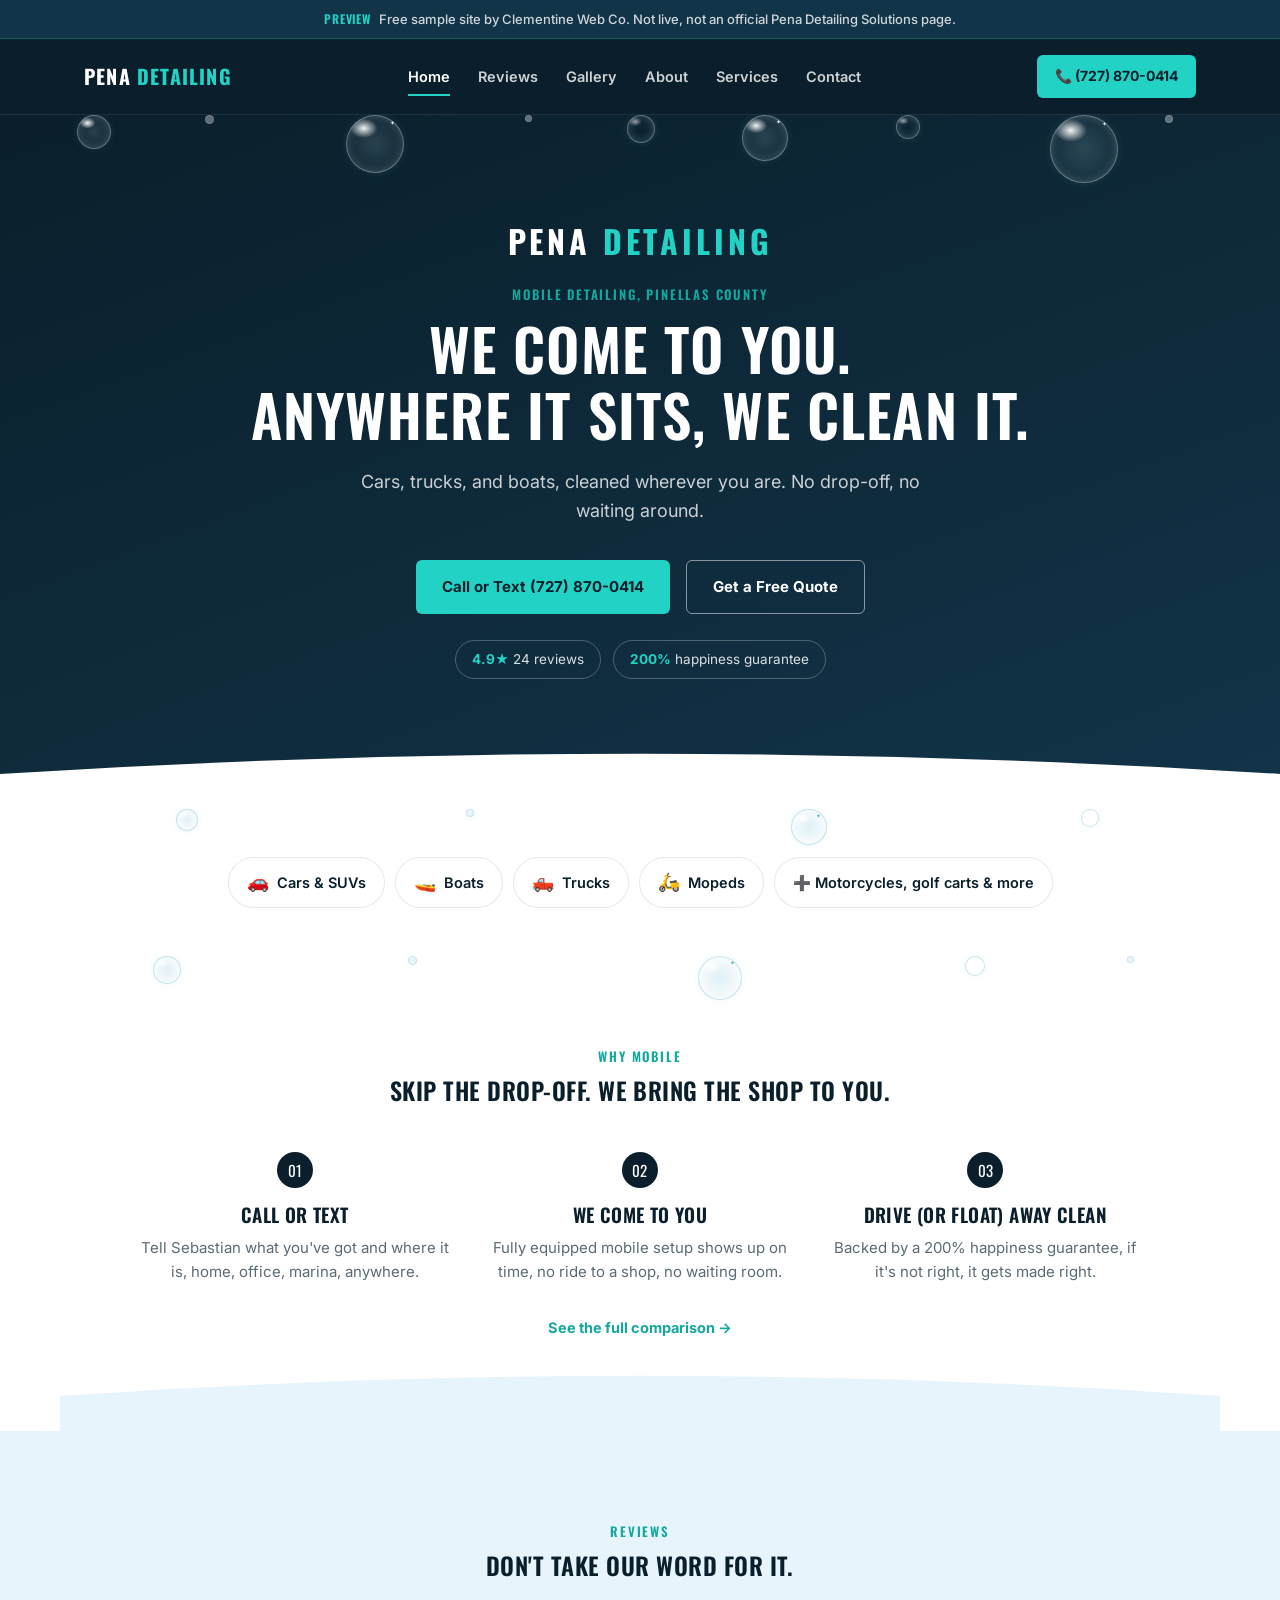
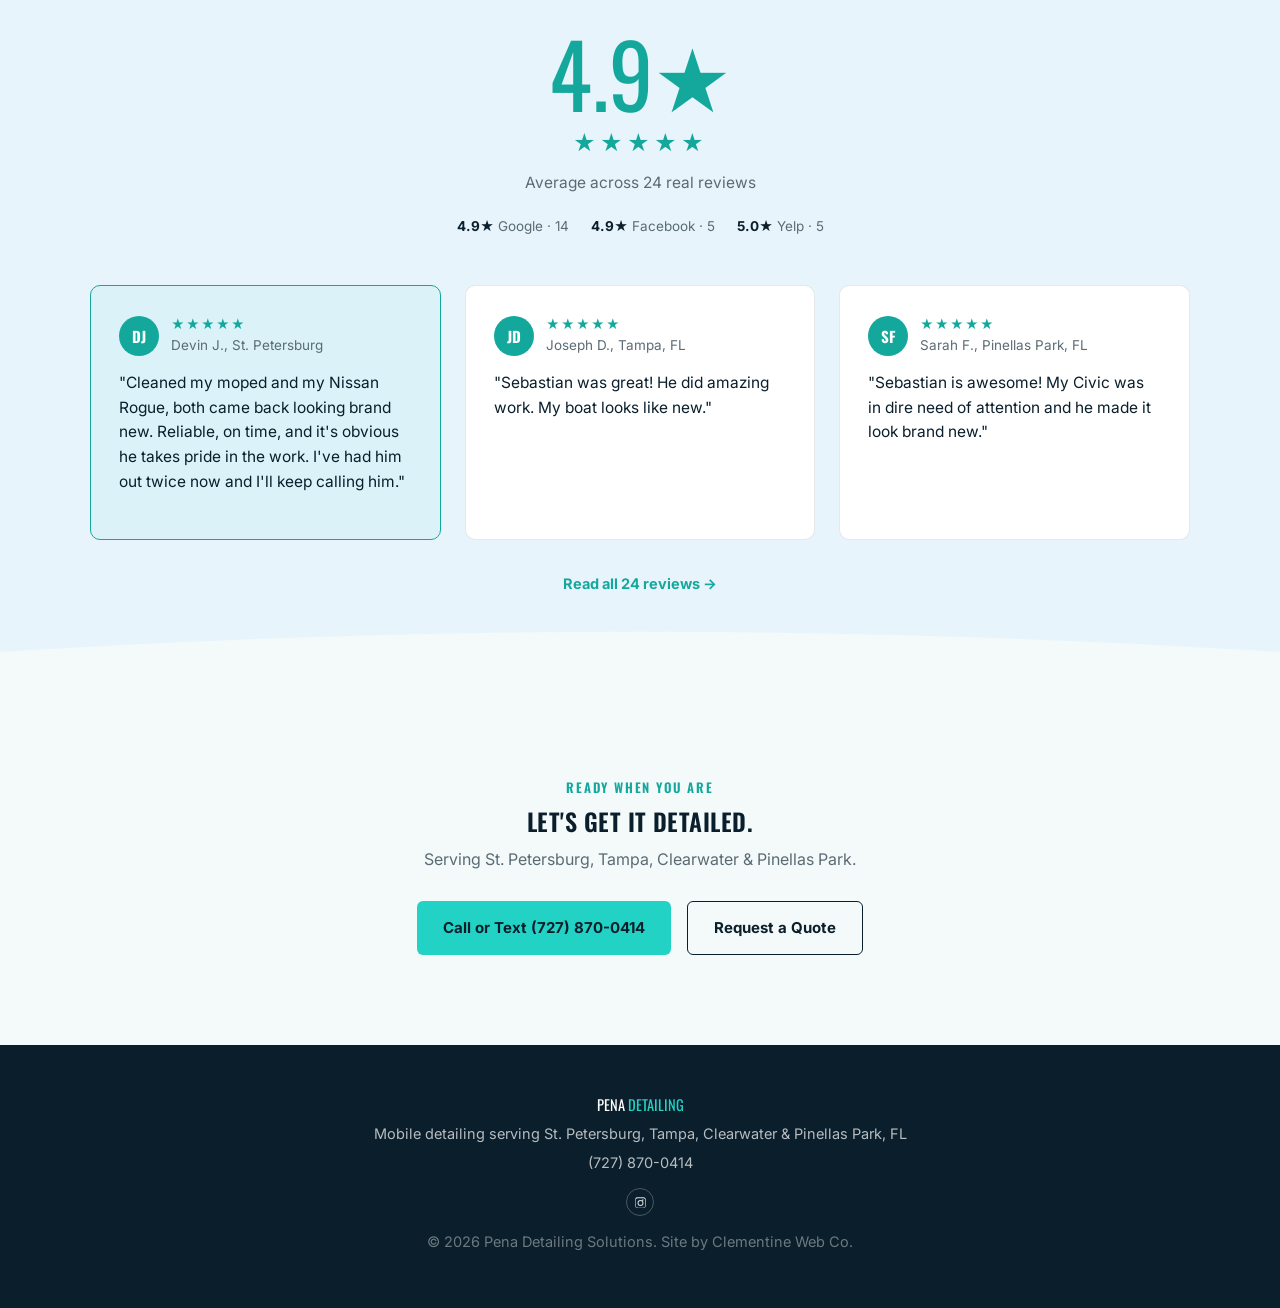
<file: index.html>
<!DOCTYPE html>
<html lang="en">
<head>
  <meta charset="UTF-8">
  <meta name="viewport" content="width=device-width, initial-scale=1.0">
  <title>Pena Detailing Solutions | Mobile Auto &amp; Boat Detailing, St. Petersburg, FL</title>
  <meta name="description" content="Mobile detailing that comes to you. Cars, trucks, and boats are the specialty, plus mopeds, motorcycles, golf carts, and more, at your home, office, or marina across St. Petersburg, Tampa, Clearwater, and Pinellas Park.">

  <link rel="icon" href="favicon.ico" sizes="any">
  <link rel="icon" href="images/favicon-32.png" type="image/png" sizes="32x32">
  <link rel="icon" href="images/favicon-16.png" type="image/png" sizes="16x16">
  <link rel="apple-touch-icon" href="images/apple-touch-icon.png">

  <meta property="og:type" content="website">
  <meta property="og:url" content="https://dljackson97.github.io/pena-detailing/">
  <meta property="og:title" content="Pena Detailing Solutions | Mobile Auto &amp; Boat Detailing, St. Petersburg, FL">
  <meta property="og:description" content="Mobile detailing that comes to you. Cars, trucks, and boats are the specialty, plus mopeds, motorcycles, golf carts, and more, at your home, office, or marina across St. Petersburg, Tampa, Clearwater, and Pinellas Park.">
  <meta property="og:image" content="https://dljackson97.github.io/pena-detailing/images/og-share.jpg">
  <meta property="og:image:width" content="1200">
  <meta property="og:image:height" content="630">
  <meta name="twitter:card" content="summary_large_image">
  <meta name="twitter:title" content="Pena Detailing Solutions | Mobile Auto &amp; Boat Detailing, St. Petersburg, FL">
  <meta name="twitter:description" content="Mobile detailing that comes to you. Cars, trucks, and boats are the specialty, plus mopeds, motorcycles, golf carts, and more, at your home, office, or marina across St. Petersburg, Tampa, Clearwater, and Pinellas Park.">
  <meta name="twitter:image" content="https://dljackson97.github.io/pena-detailing/images/og-share.jpg">
  <link rel="preconnect" href="https://fonts.googleapis.com">
  <link rel="preconnect" href="https://fonts.gstatic.com" crossorigin>
  <link href="https://fonts.googleapis.com/css2?family=Oswald:wght@500;600;700&family=Inter:wght@400;500;600;700&display=swap" rel="stylesheet">
  <link rel="stylesheet" href="styles.css">
</head>
<body>

  <div class="preview-banner"><strong>Preview</strong>Free sample site by Clementine Web Co. Not live, not an official Pena Detailing Solutions page.</div>
  <header class="nav">
    <div class="nav__inner">
      <a href="index.html" class="nav__logo">PENA <span>DETAILING</span></a>
      <nav class="nav__links" id="navLinks">
        <a href="index.html">Home</a>
        <a href="reviews.html">Reviews</a>
        <a href="gallery.html">Gallery</a>
        <a href="about.html">About</a>
        <a href="services.html">Services</a>
        <a href="contact.html">Contact</a>
      </nav>
      <a href="tel:7278700414" class="btn btn--nav nav__cta">📞 (727) 870-0414</a>
      <button class="nav__toggle" id="navToggle" aria-label="Toggle menu" aria-expanded="false">☰</button>
    </div>
  </header>

  <main>

    <!-- HERO -->
    <section class="hero">
      <div class="bubbles" aria-hidden="true">
        <span class="bubble" style="left:6%; width:34px; height:34px; animation-duration:14s; animation-delay:0s; --drift:18px;"></span>
        <span class="bubble bubble--fleck" style="left:16%; width:9px; height:9px; animation-duration:10s; animation-delay:2.5s; --drift:-12px;"></span>
        <span class="bubble bubble--sparkle" style="left:27%; width:58px; height:58px; animation-duration:18s; animation-delay:1s; --drift:26px;"></span>
        <span class="bubble bubble--fleck" style="left:41%; width:7px; height:7px; animation-duration:9s; animation-delay:4s; --drift:-8px;"></span>
        <span class="bubble bubble--sparkle" style="left:58%; width:46px; height:46px; animation-duration:16s; animation-delay:0.5s; --drift:-22px;"></span>
        <span class="bubble bubble--ring" style="left:70%; width:24px; height:24px; animation-duration:11s; animation-delay:3s; --drift:14px;"></span>
        <span class="bubble bubble--sparkle" style="left:82%; width:68px; height:68px; animation-duration:19s; animation-delay:2s; --drift:-30px;"></span>
        <span class="bubble bubble--fleck" style="left:91%; width:8px; height:8px; animation-duration:8.5s; animation-delay:5s; --drift:10px;"></span>
        <span class="bubble bubble--ring" style="left:49%; width:28px; height:28px; animation-duration:13s; animation-delay:6s; --drift:16px;"></span>
      </div>
      <div class="hero__inner">
        <p class="hero__brand">PENA <span>DETAILING</span></p>
        <p class="eyebrow">Mobile Detailing, Pinellas County</p>
        <h1>We come to you.<br>Anywhere it sits, we clean it.</h1>
        <p class="hero__sub">Cars, trucks, and boats, cleaned wherever you are. No drop-off, no waiting around.</p>
        <div class="hero__actions">
          <a href="tel:7278700414" class="btn btn--primary">Call or Text (727) 870-0414</a>
          <a href="contact.html" class="btn btn--ghost">Get a Free Quote</a>
        </div>
        <div class="badge-row">
          <span class="badge-pill"><strong>4.9★</strong> 24 reviews</span>
          <span class="badge-pill"><strong>200%</strong> happiness guarantee</span>
        </div>
      </div>
      <div class="wave-divider" aria-hidden="true">
        <svg viewBox="0 0 1440 100" preserveAspectRatio="none"><path d="M0,60 Q720,15 1440,60 L1440,100 L0,100 Z" fill="var(--white)"/></svg>
      </div>
    </section>

    <!-- VEHICLE STRIP -->
    <section class="vehicle-section reveal">
      <div class="bubbles" aria-hidden="true">
        <span class="bubble bubble--onlight" style="left:10%; width:22px; height:22px; animation-duration:12s; animation-delay:0s; --drift:14px;"></span>
        <span class="bubble bubble--onlight bubble--fleck" style="left:35%; width:8px; height:8px; animation-duration:9s; animation-delay:2s; --drift:-10px;"></span>
        <span class="bubble bubble--onlight bubble--sparkle" style="left:63%; width:36px; height:36px; animation-duration:15s; animation-delay:1s; --drift:-16px;"></span>
        <span class="bubble bubble--onlight bubble--ring" style="left:88%; width:18px; height:18px; animation-duration:11s; animation-delay:3s; --drift:12px;"></span>
      </div>
      <div class="vehicle-strip">
        <span class="vehicle-chip"><span class="emoji">🚗</span> Cars &amp; SUVs</span>
        <span class="vehicle-chip"><span class="emoji">🚤</span> Boats</span>
        <span class="vehicle-chip"><span class="emoji">🛻</span> Trucks</span>
        <span class="vehicle-chip"><span class="emoji">🛵</span> Mopeds</span>
        <span class="vehicle-chip">➕ Motorcycles, golf carts &amp; more</span>
      </div>
    </section>

    <!-- WHY MOBILE (condensed) -->
    <section class="services reveal">
      <div class="bubbles" aria-hidden="true">
        <span class="bubble bubble--onlight" style="left:8%; width:28px; height:28px; animation-duration:13s; animation-delay:1.5s; --drift:16px;"></span>
        <span class="bubble bubble--onlight bubble--fleck" style="left:30%; width:9px; height:9px; animation-duration:10s; animation-delay:3.5s; --drift:-8px;"></span>
        <span class="bubble bubble--onlight bubble--sparkle" style="left:55%; width:44px; height:44px; animation-duration:17s; animation-delay:0s; --drift:-20px;"></span>
        <span class="bubble bubble--onlight bubble--ring" style="left:78%; width:20px; height:20px; animation-duration:12s; animation-delay:2.5s; --drift:10px;"></span>
        <span class="bubble bubble--onlight bubble--fleck" style="left:92%; width:7px; height:7px; animation-duration:9.5s; animation-delay:5s; --drift:-6px;"></span>
      </div>
      <div class="section__head">
        <p class="eyebrow">Why Mobile</p>
        <h2>Skip the drop-off. We bring the shop to you.</h2>
      </div>
      <div class="how-grid">
        <div class="how-step">
          <span class="how-step__num">01</span>
          <h3>Call or text</h3>
          <p>Tell Sebastian what you've got and where it is, home, office, marina, anywhere.</p>
        </div>
        <div class="how-step">
          <span class="how-step__num">02</span>
          <h3>We come to you</h3>
          <p>Fully equipped mobile setup shows up on time, no ride to a shop, no waiting room.</p>
        </div>
        <div class="how-step">
          <span class="how-step__num">03</span>
          <h3>Drive (or float) away clean</h3>
          <p>Backed by a 200% happiness guarantee, if it's not right, it gets made right.</p>
        </div>
      </div>
      <p class="section__more"><a href="about.html" class="section__link">See the full comparison →</a></p>
      <div class="wave-divider" aria-hidden="true">
        <svg viewBox="0 0 1440 100" preserveAspectRatio="none"><path d="M0,60 Q720,15 1440,60 L1440,100 L0,100 Z" fill="var(--baby-blue)"/></svg>
      </div>
    </section>

    <!-- REVIEWS -->
    <section class="reviews reveal">
      <div class="section__head">
        <p class="eyebrow">Reviews</p>
        <h2>Don't take our word for it.</h2>
      </div>

      <div class="review-stat">
        <div class="review-stat__number">4.9★</div>
        <div class="review-stat__stars">★★★★★</div>
        <p class="review-stat__label">Average across 24 real reviews</p>
        <div class="review-stat__breakdown">
          <span><strong>4.9★</strong> Google · 14</span>
          <span><strong>4.9★</strong> Facebook · 5</span>
          <span><strong>5.0★</strong> Yelp · 5</span>
        </div>
      </div>

      <div class="review-grid">
        <blockquote class="review review--featured">
          <div class="review__top">
            <div class="review__avatar">DJ</div>
            <div class="review__meta">
              <div class="review__stars">★★★★★</div>
              <cite>Devin J., St. Petersburg</cite>
            </div>
          </div>
          <p>"Cleaned my moped and my Nissan Rogue, both came back looking brand new. Reliable, on time, and it's obvious he takes pride in the work. I've had him out twice now and I'll keep calling him."</p>
        </blockquote>
        <blockquote class="review">
          <div class="review__top">
            <div class="review__avatar">JD</div>
            <div class="review__meta">
              <div class="review__stars">★★★★★</div>
              <cite>Joseph D., Tampa, FL</cite>
            </div>
          </div>
          <p>"Sebastian was great! He did amazing work. My boat looks like new."</p>
        </blockquote>
        <blockquote class="review">
          <div class="review__top">
            <div class="review__avatar">SF</div>
            <div class="review__meta">
              <div class="review__stars">★★★★★</div>
              <cite>Sarah F., Pinellas Park, FL</cite>
            </div>
          </div>
          <p>"Sebastian is awesome! My Civic was in dire need of attention and he made it look brand new."</p>
        </blockquote>
      </div>
      <p class="section__more"><a href="reviews.html" class="section__link">Read all 24 reviews →</a></p>
      <div class="wave-divider" aria-hidden="true">
        <svg viewBox="0 0 1440 100" preserveAspectRatio="none"><path d="M0,60 Q720,15 1440,60 L1440,100 L0,100 Z" fill="#F4FAFA"/></svg>
      </div>
    </section>

    <!-- FINAL CTA -->
    <section class="contact reveal">
      <div class="contact__inner">
        <p class="eyebrow">Ready When You Are</p>
        <h2>Let's get it detailed.</h2>
        <p class="section__sub">Serving St. Petersburg, Tampa, Clearwater &amp; Pinellas Park.</p>
        <div class="cta-actions">
          <a href="tel:7278700414" class="btn btn--primary">Call or Text (727) 870-0414</a>
          <a href="contact.html" class="btn btn--ghost btn--ghost-dark">Request a Quote</a>
        </div>
      </div>
    </section>

  </main>

  <footer class="footer">
    <div class="footer__inner">
      <p class="footer__logo">PENA <span>DETAILING</span></p>
      <p>Mobile detailing serving St. Petersburg, Tampa, Clearwater &amp; Pinellas Park, FL</p>
      <p><a href="tel:7278700414">(727) 870-0414</a></p>
      <div class="footer__social">
        <a href="https://www.instagram.com/penasolutionsdetailing/" target="_blank" rel="noopener" aria-label="Instagram">
          <svg viewBox="0 0 24 24"><path d="M12 2.2c3.2 0 3.6 0 4.8.1 1.2.1 1.9.2 2.4.4.6.2 1 .5 1.4.9.4.4.7.8.9 1.4.2.5.3 1.2.4 2.4.1 1.2.1 1.6.1 4.8s0 3.6-.1 4.8c-.1 1.2-.2 1.9-.4 2.4-.2.6-.5 1-.9 1.4-.4.4-.8.7-1.4.9-.5.2-1.2.3-2.4.4-1.2.1-1.6.1-4.8.1s-3.6 0-4.8-.1c-1.2-.1-1.9-.2-2.4-.4-.6-.2-1-.5-1.4-.9-.4-.4-.7-.8-.9-1.4-.2-.5-.3-1.2-.4-2.4C2.2 15.6 2.2 15.2 2.2 12s0-3.6.1-4.8c.1-1.2.2-1.9.4-2.4.2-.6.5-1 .9-1.4.4-.4.8-.7 1.4-.9.5-.2 1.2-.3 2.4-.4C8.4 2.2 8.8 2.2 12 2.2zm0 1.8c-3.1 0-3.5 0-4.7.1-1 .05-1.5.2-1.9.3-.5.2-.8.4-1.1.7-.3.3-.5.6-.7 1.1-.1.4-.3.9-.3 1.9-.1 1.2-.1 1.6-.1 4.7s0 3.5.1 4.7c.05 1 .2 1.5.3 1.9.2.5.4.8.7 1.1.3.3.6.5 1.1.7.4.1.9.3 1.9.3 1.2.1 1.6.1 4.7.1s3.5 0 4.7-.1c1-.05 1.5-.2 1.9-.3.5-.2.8-.4 1.1-.7.3-.3.5-.6.7-1.1.1-.4.3-.9.3-1.9.1-1.2.1-1.6.1-4.7s0-3.5-.1-4.7c-.05-1-.2-1.5-.3-1.9-.2-.5-.4-.8-.7-1.1-.3-.3-.6-.5-1.1-.7-.4-.1-.9-.3-1.9-.3-1.2-.1-1.6-.1-4.7-.1zm0 3.5a5.5 5.5 0 1 1 0 11 5.5 5.5 0 0 1 0-11zm0 1.8a3.7 3.7 0 1 0 0 7.4 3.7 3.7 0 0 0 0-7.4zm5.7-2a1.3 1.3 0 1 1-2.6 0 1.3 1.3 0 0 1 2.6 0z"/></svg>
        </a>
      </div>
      <p class="footer__fine">© 2026 Pena Detailing Solutions. Site by Clementine Web Co.</p>
    </div>
  </footer>

  <a href="tel:7278700414" class="sticky-call">📞 Call or Text (727) 870-0414</a>

  <div class="promo-toast" id="promoToast">
    <button class="promo-toast__close" id="promoToastClose" aria-label="Close">×</button>
    <div class="promo-toast__stars">★★★★★</div>
    <p>"Cleaned my moped and my Nissan Rogue, both came back looking brand new."</p>
    <cite>Devin J., St. Petersburg</cite>
    <a href="reviews.html" class="section__link">See all 24 reviews →</a>
  </div>

  <script src="script.js"></script>
</body>
</html>
</file>
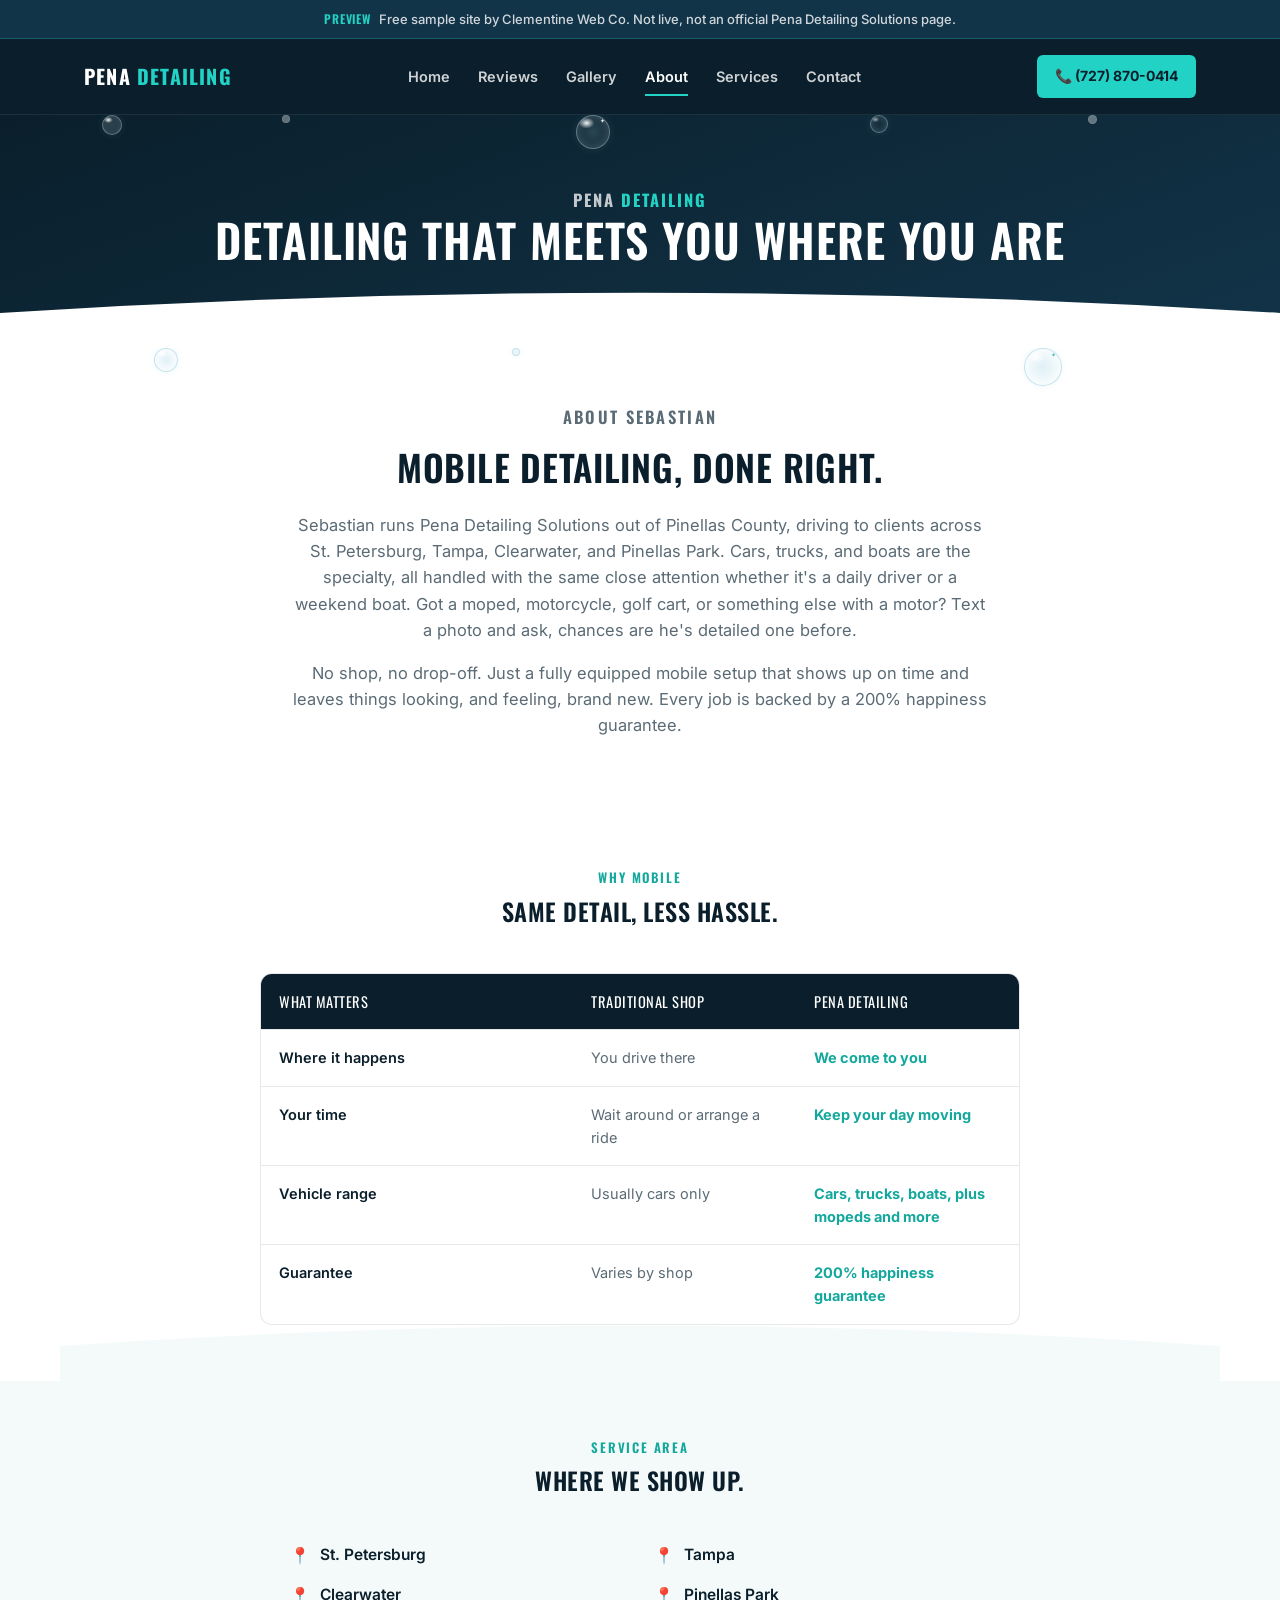
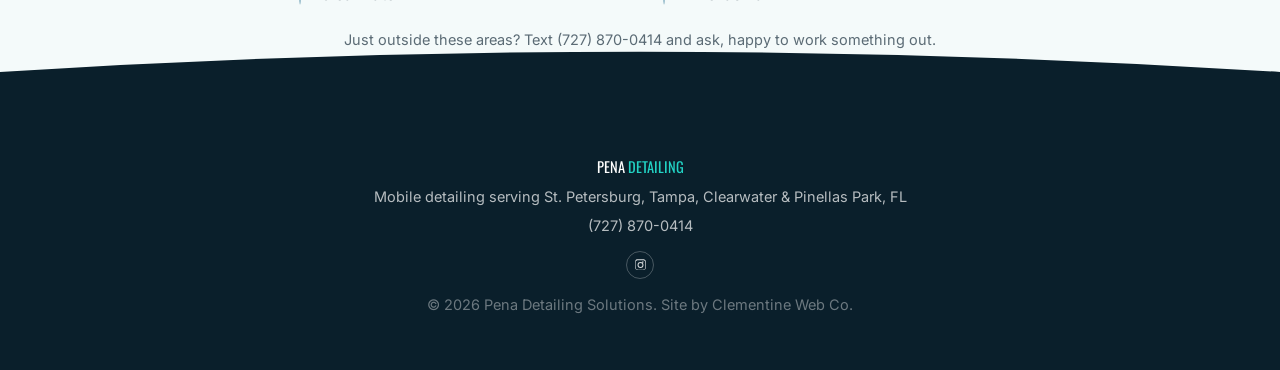
<file: about.html>
<!DOCTYPE html>
<html lang="en">
<head>
  <meta charset="UTF-8">
  <meta name="viewport" content="width=device-width, initial-scale=1.0">
  <title>About Sebastian | Pena Detailing Solutions</title>
  <meta name="description" content="Mobile detailing across Pinellas County. Cars, trucks, and boats are the specialty, plus mopeds, motorcycles, golf carts, and more.">

  <link rel="icon" href="favicon.ico" sizes="any">
  <link rel="icon" href="images/favicon-32.png" type="image/png" sizes="32x32">
  <link rel="icon" href="images/favicon-16.png" type="image/png" sizes="16x16">
  <link rel="apple-touch-icon" href="images/apple-touch-icon.png">

  <meta property="og:type" content="website">
  <meta property="og:url" content="https://dljackson97.github.io/pena-detailing/about.html">
  <meta property="og:title" content="About Sebastian | Pena Detailing Solutions">
  <meta property="og:description" content="Mobile detailing across Pinellas County. Cars, trucks, and boats are the specialty, plus mopeds, motorcycles, golf carts, and more.">
  <meta property="og:image" content="https://dljackson97.github.io/pena-detailing/images/og-share.jpg">
  <meta property="og:image:width" content="1200">
  <meta property="og:image:height" content="630">
  <meta name="twitter:card" content="summary_large_image">
  <meta name="twitter:title" content="About Sebastian | Pena Detailing Solutions">
  <meta name="twitter:description" content="Mobile detailing across Pinellas County. Cars, trucks, and boats are the specialty, plus mopeds, motorcycles, golf carts, and more.">
  <meta name="twitter:image" content="https://dljackson97.github.io/pena-detailing/images/og-share.jpg">
  <link rel="preconnect" href="https://fonts.googleapis.com">
  <link rel="preconnect" href="https://fonts.gstatic.com" crossorigin>
  <link href="https://fonts.googleapis.com/css2?family=Oswald:wght@500;600;700&family=Inter:wght@400;500;600;700&display=swap" rel="stylesheet">
  <link rel="stylesheet" href="styles.css">
</head>
<body>

  <div class="preview-banner"><strong>Preview</strong>Free sample site by Clementine Web Co. Not live, not an official Pena Detailing Solutions page.</div>
  <header class="nav">
    <div class="nav__inner">
      <a href="index.html" class="nav__logo">PENA <span>DETAILING</span></a>
      <nav class="nav__links" id="navLinks">
        <a href="index.html">Home</a>
        <a href="reviews.html">Reviews</a>
        <a href="gallery.html">Gallery</a>
        <a href="about.html">About</a>
        <a href="services.html">Services</a>
        <a href="contact.html">Contact</a>
      </nav>
      <a href="tel:7278700414" class="btn btn--nav nav__cta">📞 (727) 870-0414</a>
      <button class="nav__toggle" id="navToggle" aria-label="Toggle menu" aria-expanded="false">☰</button>
    </div>
  </header>

  <main>

    <section class="page-hero">
      <div class="bubbles" aria-hidden="true">
        <span class="bubble" style="left:8%; width:20px; height:20px; animation-duration:12s; animation-delay:0s; --drift:12px;"></span>
        <span class="bubble bubble--fleck" style="left:22%; width:8px; height:8px; animation-duration:9s; animation-delay:2s; --drift:-8px;"></span>
        <span class="bubble bubble--sparkle" style="left:45%; width:34px; height:34px; animation-duration:15s; animation-delay:1s; --drift:16px;"></span>
        <span class="bubble bubble--ring" style="left:68%; width:18px; height:18px; animation-duration:11s; animation-delay:3s; --drift:-10px;"></span>
        <span class="bubble bubble--fleck" style="left:85%; width:9px; height:9px; animation-duration:8.5s; animation-delay:4s; --drift:10px;"></span>
      </div>
      <p class="page-hero__brand">PENA <span>DETAILING</span></p>
      <h1>Detailing That Meets You Where You Are</h1>
      <div class="wave-divider" aria-hidden="true">
        <svg viewBox="0 0 1440 100" preserveAspectRatio="none"><path d="M0,60 Q720,15 1440,60 L1440,100 L0,100 Z" fill="var(--white)"/></svg>
      </div>
    </section>

    <section class="about reveal section--compact">
      <div class="bubbles" aria-hidden="true">
        <span class="bubble bubble--onlight" style="left:12%; width:24px; height:24px; animation-duration:13s; animation-delay:1s; --drift:14px;"></span>
        <span class="bubble bubble--onlight bubble--fleck" style="left:40%; width:8px; height:8px; animation-duration:10s; animation-delay:3s; --drift:-8px;"></span>
        <span class="bubble bubble--onlight bubble--sparkle" style="left:80%; width:38px; height:38px; animation-duration:16s; animation-delay:0.5s; --drift:-18px;"></span>
      </div>
      <div class="about__inner">
        <p class="eyebrow">About Sebastian</p>
        <h2>Mobile detailing, done right.</h2>
        <p>Sebastian runs Pena Detailing Solutions out of Pinellas County, driving to clients across St. Petersburg, Tampa, Clearwater, and Pinellas Park. Cars, trucks, and boats are the specialty, all handled with the same close attention whether it's a daily driver or a weekend boat. Got a moped, motorcycle, golf cart, or something else with a motor? Text a photo and ask, chances are he's detailed one before.</p>
        <p>No shop, no drop-off. Just a fully equipped mobile setup that shows up on time and leaves things looking, and feeling, brand new. Every job is backed by a 200% happiness guarantee.</p>
      </div>
    </section>

    <section class="services reveal section--compact">
      <div class="section__head">
        <p class="eyebrow">Why Mobile</p>
        <h2>Same detail, less hassle.</h2>
      </div>
      <div class="compare">
        <div class="compare-row head">
          <div>What matters</div>
          <div>Traditional shop</div>
          <div>Pena Detailing</div>
        </div>
        <div class="compare-row">
          <div>Where it happens</div>
          <div>You drive there</div>
          <div>We come to you</div>
        </div>
        <div class="compare-row">
          <div>Your time</div>
          <div>Wait around or arrange a ride</div>
          <div>Keep your day moving</div>
        </div>
        <div class="compare-row">
          <div>Vehicle range</div>
          <div>Usually cars only</div>
          <div>Cars, trucks, boats, plus mopeds and more</div>
        </div>
        <div class="compare-row">
          <div>Guarantee</div>
          <div>Varies by shop</div>
          <div>200% happiness guarantee</div>
        </div>
      </div>
      <div class="wave-divider" aria-hidden="true">
        <svg viewBox="0 0 1440 100" preserveAspectRatio="none"><path d="M0,60 Q720,15 1440,60 L1440,100 L0,100 Z" fill="#F4FAFA"/></svg>
      </div>
    </section>

    <section class="how reveal section--compact">
      <div class="section__head">
        <p class="eyebrow">Service Area</p>
        <h2>Where we show up.</h2>
      </div>
      <div class="area-grid">
        <div class="area-item"><span class="pin">📍</span> St. Petersburg</div>
        <div class="area-item"><span class="pin">📍</span> Tampa</div>
        <div class="area-item"><span class="pin">📍</span> Clearwater</div>
        <div class="area-item"><span class="pin">📍</span> Pinellas Park</div>
      </div>
      <p class="area-note">Just outside these areas? Text (727) 870-0414 and ask, happy to work something out.</p>
      <div class="wave-divider" aria-hidden="true">
        <svg viewBox="0 0 1440 100" preserveAspectRatio="none"><path d="M0,60 Q720,15 1440,60 L1440,100 L0,100 Z" fill="var(--navy)"/></svg>
      </div>
    </section>

  </main>

  <footer class="footer">
    <div class="footer__inner">
      <p class="footer__logo">PENA <span>DETAILING</span></p>
      <p>Mobile detailing serving St. Petersburg, Tampa, Clearwater &amp; Pinellas Park, FL</p>
      <p><a href="tel:7278700414">(727) 870-0414</a></p>
      <div class="footer__social">
        <a href="https://www.instagram.com/penasolutionsdetailing/" target="_blank" rel="noopener" aria-label="Instagram">
          <svg viewBox="0 0 24 24"><path d="M12 2.2c3.2 0 3.6 0 4.8.1 1.2.1 1.9.2 2.4.4.6.2 1 .5 1.4.9.4.4.7.8.9 1.4.2.5.3 1.2.4 2.4.1 1.2.1 1.6.1 4.8s0 3.6-.1 4.8c-.1 1.2-.2 1.9-.4 2.4-.2.6-.5 1-.9 1.4-.4.4-.8.7-1.4.9-.5.2-1.2.3-2.4.4-1.2.1-1.6.1-4.8.1s-3.6 0-4.8-.1c-1.2-.1-1.9-.2-2.4-.4-.6-.2-1-.5-1.4-.9-.4-.4-.7-.8-.9-1.4-.2-.5-.3-1.2-.4-2.4C2.2 15.6 2.2 15.2 2.2 12s0-3.6.1-4.8c.1-1.2.2-1.9.4-2.4.2-.6.5-1 .9-1.4.4-.4.8-.7 1.4-.9.5-.2 1.2-.3 2.4-.4C8.4 2.2 8.8 2.2 12 2.2zm0 1.8c-3.1 0-3.5 0-4.7.1-1 .05-1.5.2-1.9.3-.5.2-.8.4-1.1.7-.3.3-.5.6-.7 1.1-.1.4-.3.9-.3 1.9-.1 1.2-.1 1.6-.1 4.7s0 3.5.1 4.7c.05 1 .2 1.5.3 1.9.2.5.4.8.7 1.1.3.3.6.5 1.1.7.4.1.9.3 1.9.3 1.2.1 1.6.1 4.7.1s3.5 0 4.7-.1c1-.05 1.5-.2 1.9-.3.5-.2.8-.4 1.1-.7.3-.3.5-.6.7-1.1.1-.4.3-.9.3-1.9.1-1.2.1-1.6.1-4.7s0-3.5-.1-4.7c-.05-1-.2-1.5-.3-1.9-.2-.5-.4-.8-.7-1.1-.3-.3-.6-.5-1.1-.7-.4-.1-.9-.3-1.9-.3-1.2-.1-1.6-.1-4.7-.1zm0 3.5a5.5 5.5 0 1 1 0 11 5.5 5.5 0 0 1 0-11zm0 1.8a3.7 3.7 0 1 0 0 7.4 3.7 3.7 0 0 0 0-7.4zm5.7-2a1.3 1.3 0 1 1-2.6 0 1.3 1.3 0 0 1 2.6 0z"/></svg>
        </a>
      </div>
      <p class="footer__fine">© 2026 Pena Detailing Solutions. Site by Clementine Web Co.</p>
    </div>
  </footer>

  <a href="tel:7278700414" class="sticky-call">📞 Call or Text (727) 870-0414</a>

  <div class="promo-toast" id="promoToast">
    <button class="promo-toast__close" id="promoToastClose" aria-label="Close">×</button>
    <div class="promo-toast__stars">★★★★★</div>
    <p>"Cleaned my moped and my Nissan Rogue, both came back looking brand new."</p>
    <cite>Devin J., St. Petersburg</cite>
    <a href="reviews.html" class="section__link">See all 24 reviews →</a>
  </div>

  <script src="script.js"></script>
</body>
</html>
</file>
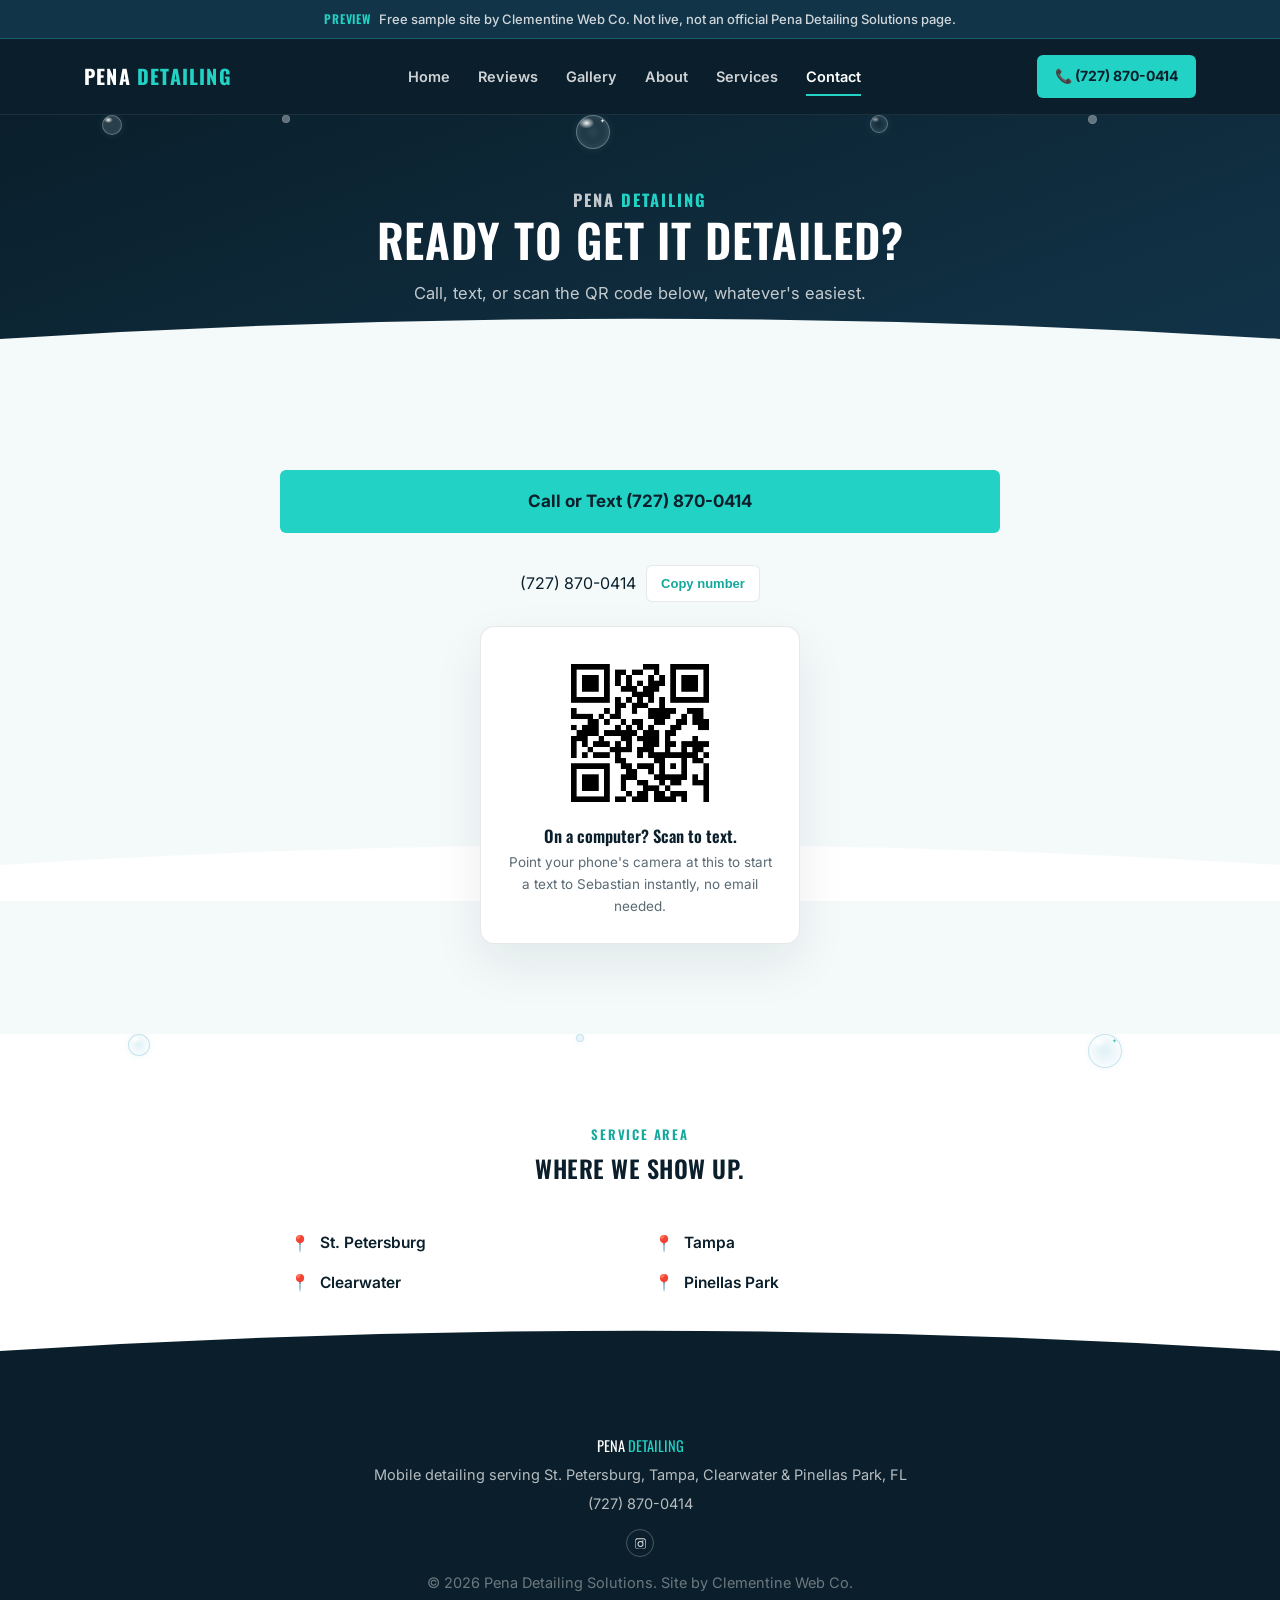
<file: contact.html>
<!DOCTYPE html>
<html lang="en">
<head>
  <meta charset="UTF-8">
  <meta name="viewport" content="width=device-width, initial-scale=1.0">
  <title>Contact | Pena Detailing Solutions</title>
  <meta name="description" content="Book mobile detailing in St. Petersburg, Tampa, Clearwater, or Pinellas Park. Call or text (727) 870-0414, or scan the QR code to text instantly.">

  <link rel="icon" href="favicon.ico" sizes="any">
  <link rel="icon" href="images/favicon-32.png" type="image/png" sizes="32x32">
  <link rel="icon" href="images/favicon-16.png" type="image/png" sizes="16x16">
  <link rel="apple-touch-icon" href="images/apple-touch-icon.png">

  <meta property="og:type" content="website">
  <meta property="og:url" content="https://dljackson97.github.io/pena-detailing/contact.html">
  <meta property="og:title" content="Contact | Pena Detailing Solutions">
  <meta property="og:description" content="Book mobile detailing in St. Petersburg, Tampa, Clearwater, or Pinellas Park. Call or text (727) 870-0414, or scan the QR code to text instantly.">
  <meta property="og:image" content="https://dljackson97.github.io/pena-detailing/images/og-share.jpg">
  <meta property="og:image:width" content="1200">
  <meta property="og:image:height" content="630">
  <meta name="twitter:card" content="summary_large_image">
  <meta name="twitter:title" content="Contact | Pena Detailing Solutions">
  <meta name="twitter:description" content="Book mobile detailing in St. Petersburg, Tampa, Clearwater, or Pinellas Park. Call or text (727) 870-0414, or scan the QR code to text instantly.">
  <meta name="twitter:image" content="https://dljackson97.github.io/pena-detailing/images/og-share.jpg">
  <link rel="preconnect" href="https://fonts.googleapis.com">
  <link rel="preconnect" href="https://fonts.gstatic.com" crossorigin>
  <link href="https://fonts.googleapis.com/css2?family=Oswald:wght@500;600;700&family=Inter:wght@400;500;600;700&display=swap" rel="stylesheet">
  <link rel="stylesheet" href="styles.css">
</head>
<body>

  <div class="preview-banner"><strong>Preview</strong>Free sample site by Clementine Web Co. Not live, not an official Pena Detailing Solutions page.</div>
  <header class="nav">
    <div class="nav__inner">
      <a href="index.html" class="nav__logo">PENA <span>DETAILING</span></a>
      <nav class="nav__links" id="navLinks">
        <a href="index.html">Home</a>
        <a href="reviews.html">Reviews</a>
        <a href="gallery.html">Gallery</a>
        <a href="about.html">About</a>
        <a href="services.html">Services</a>
        <a href="contact.html">Contact</a>
      </nav>
      <a href="tel:7278700414" class="btn btn--nav nav__cta">📞 (727) 870-0414</a>
      <button class="nav__toggle" id="navToggle" aria-label="Toggle menu" aria-expanded="false">☰</button>
    </div>
  </header>

  <main>

    <section class="page-hero">
      <div class="bubbles" aria-hidden="true">
        <span class="bubble" style="left:8%; width:20px; height:20px; animation-duration:12s; animation-delay:0s; --drift:12px;"></span>
        <span class="bubble bubble--fleck" style="left:22%; width:8px; height:8px; animation-duration:9s; animation-delay:2s; --drift:-8px;"></span>
        <span class="bubble bubble--sparkle" style="left:45%; width:34px; height:34px; animation-duration:15s; animation-delay:1s; --drift:16px;"></span>
        <span class="bubble bubble--ring" style="left:68%; width:18px; height:18px; animation-duration:11s; animation-delay:3s; --drift:-10px;"></span>
        <span class="bubble bubble--fleck" style="left:85%; width:9px; height:9px; animation-duration:8.5s; animation-delay:4s; --drift:10px;"></span>
      </div>
      <p class="page-hero__brand">PENA <span>DETAILING</span></p>
      <h1>Ready to Get It Detailed?</h1>
      <p>Call, text, or scan the QR code below, whatever's easiest.</p>
      <div class="wave-divider" aria-hidden="true">
        <svg viewBox="0 0 1440 100" preserveAspectRatio="none"><path d="M0,60 Q720,15 1440,60 L1440,100 L0,100 Z" fill="#F4FAFA"/></svg>
      </div>
    </section>

    <section class="contact reveal section--tight">
      <div class="contact__inner">
        <div class="contact__grid">
          <a href="tel:7278700414" class="btn btn--primary btn--large">Call or Text (727) 870-0414</a>
          <div class="phone-copy">
            <span>(727) 870-0414</span>
            <button type="button" id="copyPhoneBtn">Copy number</button>
          </div>

          <div class="qr-card">
            <img src="images/qr-text.png" alt="QR code that opens a pre-filled text to (727) 870-0414" width="160" height="160">
            <h3>On a computer? Scan to text.</h3>
            <p>Point your phone's camera at this to start a text to Sebastian instantly, no email needed.</p>
          </div>
        </div>
      </div>
      <div class="wave-divider" aria-hidden="true">
        <svg viewBox="0 0 1440 100" preserveAspectRatio="none"><path d="M0,60 Q720,15 1440,60 L1440,100 L0,100 Z" fill="var(--white)"/></svg>
      </div>
    </section>

    <section class="how how--plain reveal">
      <div class="bubbles" aria-hidden="true">
        <span class="bubble bubble--onlight" style="left:10%; width:22px; height:22px; animation-duration:12s; animation-delay:0.5s; --drift:14px;"></span>
        <span class="bubble bubble--onlight bubble--fleck" style="left:45%; width:8px; height:8px; animation-duration:9.5s; animation-delay:2.5s; --drift:-8px;"></span>
        <span class="bubble bubble--onlight bubble--sparkle" style="left:85%; width:34px; height:34px; animation-duration:15s; animation-delay:1s; --drift:-14px;"></span>
      </div>
      <div class="section__head">
        <p class="eyebrow">Service Area</p>
        <h2>Where we show up.</h2>
      </div>
      <div class="area-grid">
        <div class="area-item"><span class="pin">📍</span> St. Petersburg</div>
        <div class="area-item"><span class="pin">📍</span> Tampa</div>
        <div class="area-item"><span class="pin">📍</span> Clearwater</div>
        <div class="area-item"><span class="pin">📍</span> Pinellas Park</div>
      </div>
      <div class="wave-divider" aria-hidden="true">
        <svg viewBox="0 0 1440 100" preserveAspectRatio="none"><path d="M0,60 Q720,15 1440,60 L1440,100 L0,100 Z" fill="var(--navy)"/></svg>
      </div>
    </section>

  </main>

  <footer class="footer">
    <div class="footer__inner">
      <p class="footer__logo">PENA <span>DETAILING</span></p>
      <p>Mobile detailing serving St. Petersburg, Tampa, Clearwater &amp; Pinellas Park, FL</p>
      <p><a href="tel:7278700414">(727) 870-0414</a></p>
      <div class="footer__social">
        <a href="https://www.instagram.com/penasolutionsdetailing/" target="_blank" rel="noopener" aria-label="Instagram">
          <svg viewBox="0 0 24 24"><path d="M12 2.2c3.2 0 3.6 0 4.8.1 1.2.1 1.9.2 2.4.4.6.2 1 .5 1.4.9.4.4.7.8.9 1.4.2.5.3 1.2.4 2.4.1 1.2.1 1.6.1 4.8s0 3.6-.1 4.8c-.1 1.2-.2 1.9-.4 2.4-.2.6-.5 1-.9 1.4-.4.4-.8.7-1.4.9-.5.2-1.2.3-2.4.4-1.2.1-1.6.1-4.8.1s-3.6 0-4.8-.1c-1.2-.1-1.9-.2-2.4-.4-.6-.2-1-.5-1.4-.9-.4-.4-.7-.8-.9-1.4-.2-.5-.3-1.2-.4-2.4C2.2 15.6 2.2 15.2 2.2 12s0-3.6.1-4.8c.1-1.2.2-1.9.4-2.4.2-.6.5-1 .9-1.4.4-.4.8-.7 1.4-.9.5-.2 1.2-.3 2.4-.4C8.4 2.2 8.8 2.2 12 2.2zm0 1.8c-3.1 0-3.5 0-4.7.1-1 .05-1.5.2-1.9.3-.5.2-.8.4-1.1.7-.3.3-.5.6-.7 1.1-.1.4-.3.9-.3 1.9-.1 1.2-.1 1.6-.1 4.7s0 3.5.1 4.7c.05 1 .2 1.5.3 1.9.2.5.4.8.7 1.1.3.3.6.5 1.1.7.4.1.9.3 1.9.3 1.2.1 1.6.1 4.7.1s3.5 0 4.7-.1c1-.05 1.5-.2 1.9-.3.5-.2.8-.4 1.1-.7.3-.3.5-.6.7-1.1.1-.4.3-.9.3-1.9.1-1.2.1-1.6.1-4.7s0-3.5-.1-4.7c-.05-1-.2-1.5-.3-1.9-.2-.5-.4-.8-.7-1.1-.3-.3-.6-.5-1.1-.7-.4-.1-.9-.3-1.9-.3-1.2-.1-1.6-.1-4.7-.1zm0 3.5a5.5 5.5 0 1 1 0 11 5.5 5.5 0 0 1 0-11zm0 1.8a3.7 3.7 0 1 0 0 7.4 3.7 3.7 0 0 0 0-7.4zm5.7-2a1.3 1.3 0 1 1-2.6 0 1.3 1.3 0 0 1 2.6 0z"/></svg>
        </a>
      </div>
      <p class="footer__fine">© 2026 Pena Detailing Solutions. Site by Clementine Web Co.</p>
    </div>
  </footer>

  <a href="tel:7278700414" class="sticky-call">📞 Call or Text (727) 870-0414</a>

  <div class="promo-toast" id="promoToast">
    <button class="promo-toast__close" id="promoToastClose" aria-label="Close">×</button>
    <div class="promo-toast__stars">★★★★★</div>
    <p>"Cleaned my moped and my Nissan Rogue, both came back looking brand new."</p>
    <cite>Devin J., St. Petersburg</cite>
    <a href="reviews.html" class="section__link">See all 24 reviews →</a>
  </div>

  <script src="script.js"></script>
</body>
</html>
</file>
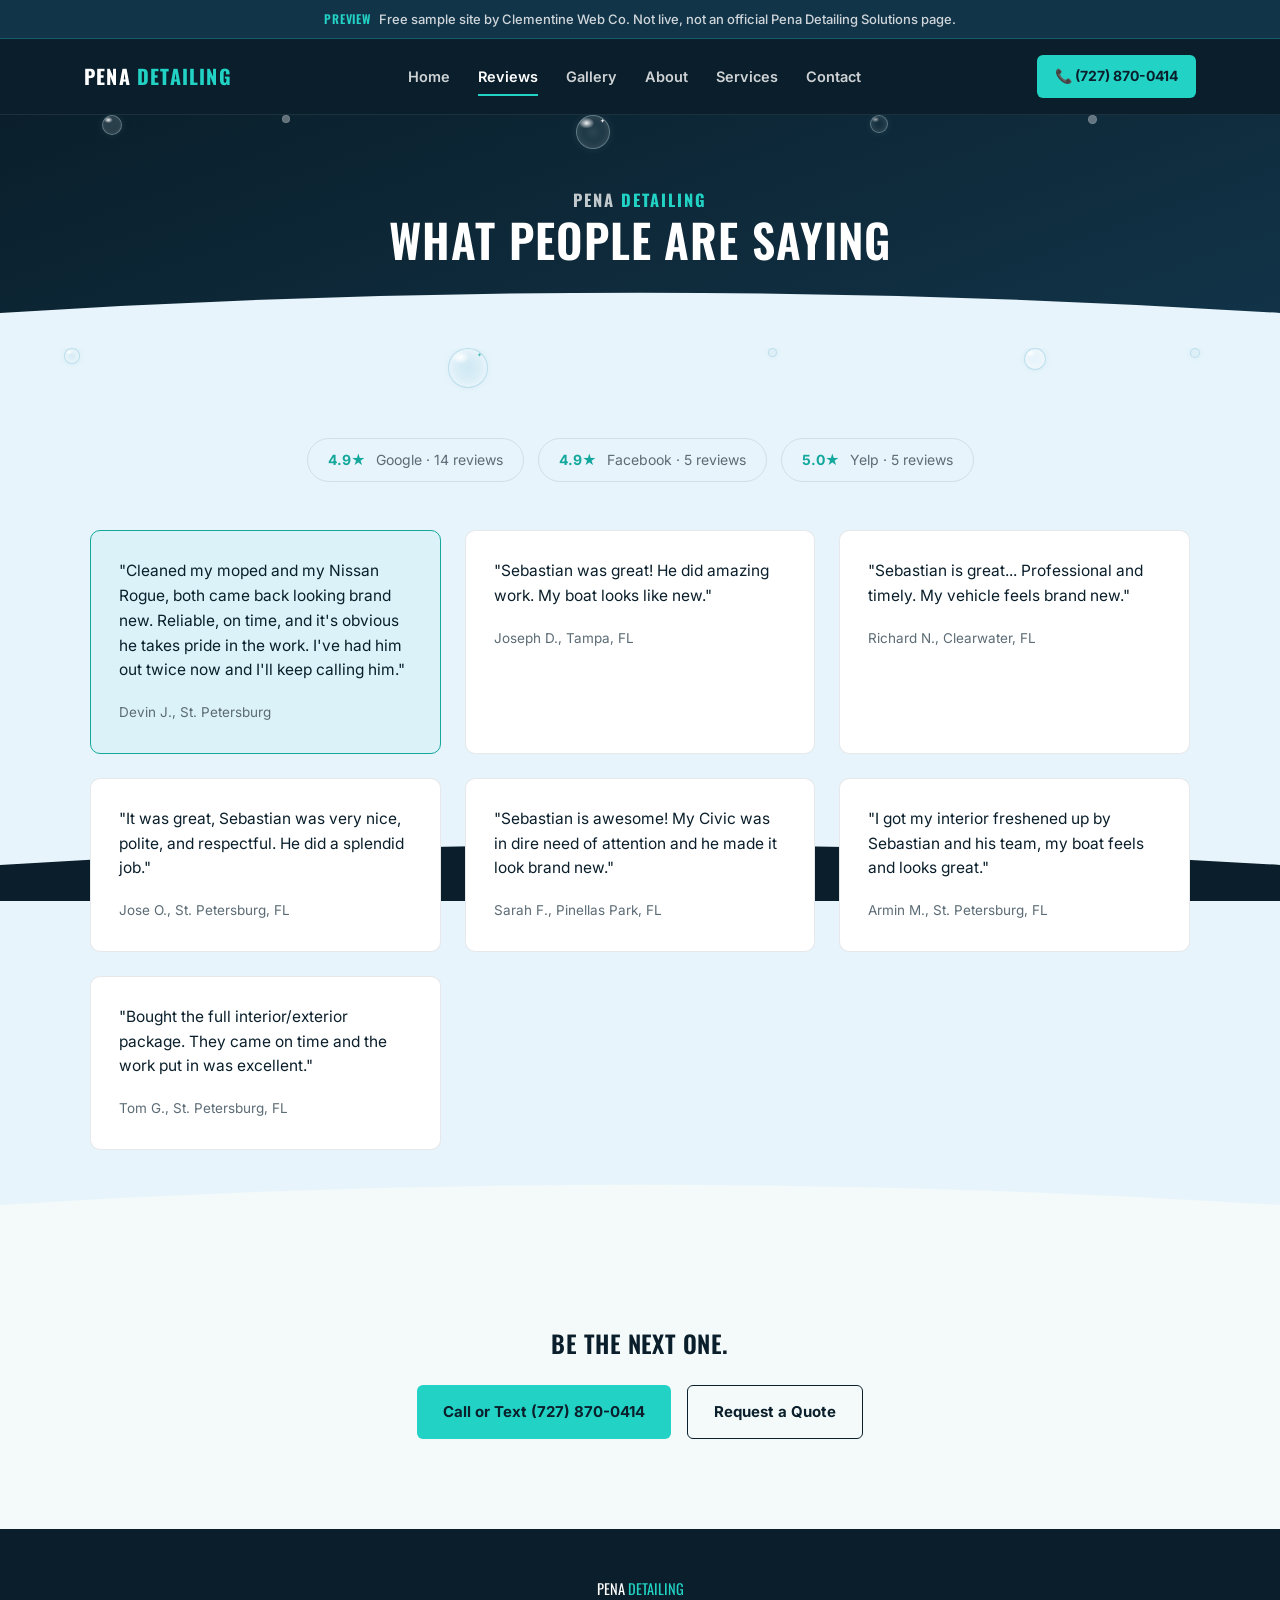
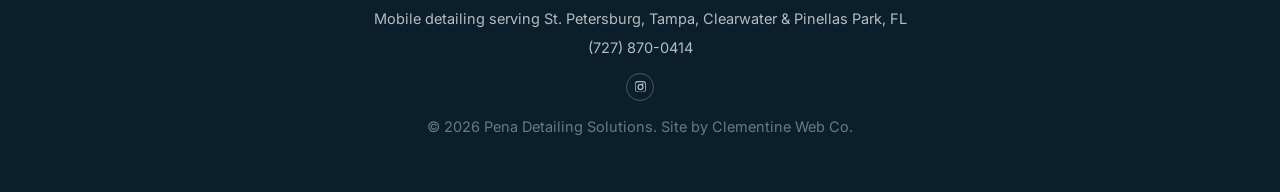
<file: reviews.html>
<!DOCTYPE html>
<html lang="en">
<head>
  <meta charset="UTF-8">
  <meta name="viewport" content="width=device-width, initial-scale=1.0">
  <title>Reviews | Pena Detailing Solutions</title>
  <meta name="description" content="Real customer reviews for Pena Detailing Solutions, 4.9 stars on Google and Facebook, 5.0 on Yelp.">

  <link rel="icon" href="favicon.ico" sizes="any">
  <link rel="icon" href="images/favicon-32.png" type="image/png" sizes="32x32">
  <link rel="icon" href="images/favicon-16.png" type="image/png" sizes="16x16">
  <link rel="apple-touch-icon" href="images/apple-touch-icon.png">

  <meta property="og:type" content="website">
  <meta property="og:url" content="https://dljackson97.github.io/pena-detailing/reviews.html">
  <meta property="og:title" content="Reviews | Pena Detailing Solutions">
  <meta property="og:description" content="Real customer reviews for Pena Detailing Solutions, 4.9 stars on Google and Facebook, 5.0 on Yelp.">
  <meta property="og:image" content="https://dljackson97.github.io/pena-detailing/images/og-share.jpg">
  <meta property="og:image:width" content="1200">
  <meta property="og:image:height" content="630">
  <meta name="twitter:card" content="summary_large_image">
  <meta name="twitter:title" content="Reviews | Pena Detailing Solutions">
  <meta name="twitter:description" content="Real customer reviews for Pena Detailing Solutions, 4.9 stars on Google and Facebook, 5.0 on Yelp.">
  <meta name="twitter:image" content="https://dljackson97.github.io/pena-detailing/images/og-share.jpg">
  <link rel="preconnect" href="https://fonts.googleapis.com">
  <link rel="preconnect" href="https://fonts.gstatic.com" crossorigin>
  <link href="https://fonts.googleapis.com/css2?family=Oswald:wght@500;600;700&family=Inter:wght@400;500;600;700&display=swap" rel="stylesheet">
  <link rel="stylesheet" href="styles.css">
</head>
<body>

  <div class="preview-banner"><strong>Preview</strong>Free sample site by Clementine Web Co. Not live, not an official Pena Detailing Solutions page.</div>
  <header class="nav">
    <div class="nav__inner">
      <a href="index.html" class="nav__logo">PENA <span>DETAILING</span></a>
      <nav class="nav__links" id="navLinks">
        <a href="index.html">Home</a>
        <a href="reviews.html">Reviews</a>
        <a href="gallery.html">Gallery</a>
        <a href="about.html">About</a>
        <a href="services.html">Services</a>
        <a href="contact.html">Contact</a>
      </nav>
      <a href="tel:7278700414" class="btn btn--nav nav__cta">📞 (727) 870-0414</a>
      <button class="nav__toggle" id="navToggle" aria-label="Toggle menu" aria-expanded="false">☰</button>
    </div>
  </header>

  <main>

    <section class="page-hero">
      <div class="bubbles" aria-hidden="true">
        <span class="bubble" style="left:8%; width:20px; height:20px; animation-duration:12s; animation-delay:0s; --drift:12px;"></span>
        <span class="bubble bubble--fleck" style="left:22%; width:8px; height:8px; animation-duration:9s; animation-delay:2s; --drift:-8px;"></span>
        <span class="bubble bubble--sparkle" style="left:45%; width:34px; height:34px; animation-duration:15s; animation-delay:1s; --drift:16px;"></span>
        <span class="bubble bubble--ring" style="left:68%; width:18px; height:18px; animation-duration:11s; animation-delay:3s; --drift:-10px;"></span>
        <span class="bubble bubble--fleck" style="left:85%; width:9px; height:9px; animation-duration:8.5s; animation-delay:4s; --drift:10px;"></span>
      </div>
      <p class="page-hero__brand">PENA <span>DETAILING</span></p>
      <h1>What People Are Saying</h1>
      <div class="wave-divider" aria-hidden="true">
        <svg viewBox="0 0 1440 100" preserveAspectRatio="none"><path d="M0,60 Q720,15 1440,60 L1440,100 L0,100 Z" fill="var(--baby-blue)"/></svg>
      </div>
    </section>

    <section class="reviews reveal">
      <div class="bubbles" aria-hidden="true">
        <span class="bubble bubble--onlight" style="left:5%; width:16px; height:16px; animation-duration:11s; animation-delay:1s; --drift:10px;"></span>
        <span class="bubble bubble--onlight bubble--sparkle" style="left:35%; width:40px; height:40px; animation-duration:17s; animation-delay:0s; --drift:-18px;"></span>
        <span class="bubble bubble--onlight bubble--fleck" style="left:60%; width:9px; height:9px; animation-duration:9.5s; animation-delay:3s; --drift:-8px;"></span>
        <span class="bubble bubble--onlight bubble--ring" style="left:80%; width:22px; height:22px; animation-duration:13s; animation-delay:2s; --drift:14px;"></span>
        <span class="bubble bubble--onlight bubble--fleck" style="left:93%; width:10px; height:10px; animation-duration:10s; animation-delay:4.5s; --drift:8px;"></span>
      </div>
      <div class="rating-row">
        <div class="rating-pill"><strong>4.9★</strong> Google · 14 reviews</div>
        <div class="rating-pill"><strong>4.9★</strong> Facebook · 5 reviews</div>
        <div class="rating-pill"><strong>5.0★</strong> Yelp · 5 reviews</div>
      </div>

      <div class="review-grid">
        <blockquote class="review review--featured">
          <p>"Cleaned my moped and my Nissan Rogue, both came back looking brand new. Reliable, on time, and it's obvious he takes pride in the work. I've had him out twice now and I'll keep calling him."</p>
          <cite>Devin J., St. Petersburg</cite>
        </blockquote>
        <blockquote class="review">
          <p>"Sebastian was great! He did amazing work. My boat looks like new."</p>
          <cite>Joseph D., Tampa, FL</cite>
        </blockquote>
        <blockquote class="review">
          <p>"Sebastian is great... Professional and timely. My vehicle feels brand new."</p>
          <cite>Richard N., Clearwater, FL</cite>
        </blockquote>
        <blockquote class="review">
          <p>"It was great, Sebastian was very nice, polite, and respectful. He did a splendid job."</p>
          <cite>Jose O., St. Petersburg, FL</cite>
        </blockquote>
        <blockquote class="review">
          <p>"Sebastian is awesome! My Civic was in dire need of attention and he made it look brand new."</p>
          <cite>Sarah F., Pinellas Park, FL</cite>
        </blockquote>
        <blockquote class="review">
          <p>"I got my interior freshened up by Sebastian and his team, my boat feels and looks great."</p>
          <cite>Armin M., St. Petersburg, FL</cite>
        </blockquote>
        <blockquote class="review">
          <p>"Bought the full interior/exterior package. They came on time and the work put in was excellent."</p>
          <cite>Tom G., St. Petersburg, FL</cite>
        </blockquote>
      </div>
      <div class="wave-divider" aria-hidden="true">
        <svg viewBox="0 0 1440 100" preserveAspectRatio="none"><path d="M0,60 Q720,15 1440,60 L1440,100 L0,100 Z" fill="#F4FAFA"/></svg>
      </div>
    </section>

    <section class="contact reveal">
      <div class="contact__inner">
        <h2>Be the next one.</h2>
        <div class="cta-actions">
          <a href="tel:7278700414" class="btn btn--primary">Call or Text (727) 870-0414</a>
          <a href="contact.html" class="btn btn--ghost btn--ghost-dark">Request a Quote</a>
        </div>
      </div>
      <div class="wave-divider" aria-hidden="true">
        <svg viewBox="0 0 1440 100" preserveAspectRatio="none"><path d="M0,60 Q720,15 1440,60 L1440,100 L0,100 Z" fill="var(--navy)"/></svg>
      </div>
    </section>

  </main>

  <footer class="footer">
    <div class="footer__inner">
      <p class="footer__logo">PENA <span>DETAILING</span></p>
      <p>Mobile detailing serving St. Petersburg, Tampa, Clearwater &amp; Pinellas Park, FL</p>
      <p><a href="tel:7278700414">(727) 870-0414</a></p>
      <div class="footer__social">
        <a href="https://www.instagram.com/penasolutionsdetailing/" target="_blank" rel="noopener" aria-label="Instagram">
          <svg viewBox="0 0 24 24"><path d="M12 2.2c3.2 0 3.6 0 4.8.1 1.2.1 1.9.2 2.4.4.6.2 1 .5 1.4.9.4.4.7.8.9 1.4.2.5.3 1.2.4 2.4.1 1.2.1 1.6.1 4.8s0 3.6-.1 4.8c-.1 1.2-.2 1.9-.4 2.4-.2.6-.5 1-.9 1.4-.4.4-.8.7-1.4.9-.5.2-1.2.3-2.4.4-1.2.1-1.6.1-4.8.1s-3.6 0-4.8-.1c-1.2-.1-1.9-.2-2.4-.4-.6-.2-1-.5-1.4-.9-.4-.4-.7-.8-.9-1.4-.2-.5-.3-1.2-.4-2.4C2.2 15.6 2.2 15.2 2.2 12s0-3.6.1-4.8c.1-1.2.2-1.9.4-2.4.2-.6.5-1 .9-1.4.4-.4.8-.7 1.4-.9.5-.2 1.2-.3 2.4-.4C8.4 2.2 8.8 2.2 12 2.2zm0 1.8c-3.1 0-3.5 0-4.7.1-1 .05-1.5.2-1.9.3-.5.2-.8.4-1.1.7-.3.3-.5.6-.7 1.1-.1.4-.3.9-.3 1.9-.1 1.2-.1 1.6-.1 4.7s0 3.5.1 4.7c.05 1 .2 1.5.3 1.9.2.5.4.8.7 1.1.3.3.6.5 1.1.7.4.1.9.3 1.9.3 1.2.1 1.6.1 4.7.1s3.5 0 4.7-.1c1-.05 1.5-.2 1.9-.3.5-.2.8-.4 1.1-.7.3-.3.5-.6.7-1.1.1-.4.3-.9.3-1.9.1-1.2.1-1.6.1-4.7s0-3.5-.1-4.7c-.05-1-.2-1.5-.3-1.9-.2-.5-.4-.8-.7-1.1-.3-.3-.6-.5-1.1-.7-.4-.1-.9-.3-1.9-.3-1.2-.1-1.6-.1-4.7-.1zm0 3.5a5.5 5.5 0 1 1 0 11 5.5 5.5 0 0 1 0-11zm0 1.8a3.7 3.7 0 1 0 0 7.4 3.7 3.7 0 0 0 0-7.4zm5.7-2a1.3 1.3 0 1 1-2.6 0 1.3 1.3 0 0 1 2.6 0z"/></svg>
        </a>
      </div>
      <p class="footer__fine">© 2026 Pena Detailing Solutions. Site by Clementine Web Co.</p>
    </div>
  </footer>

  <a href="tel:7278700414" class="sticky-call">📞 Call or Text (727) 870-0414</a>

  <div class="promo-toast" id="promoToast">
    <button class="promo-toast__close" id="promoToastClose" aria-label="Close">×</button>
    <div class="promo-toast__stars">★★★★★</div>
    <p>"Cleaned my moped and my Nissan Rogue, both came back looking brand new."</p>
    <cite>Devin J., St. Petersburg</cite>
    <a href="reviews.html" class="section__link">See all 24 reviews →</a>
  </div>

  <script src="script.js"></script>
</body>
</html>
</file>
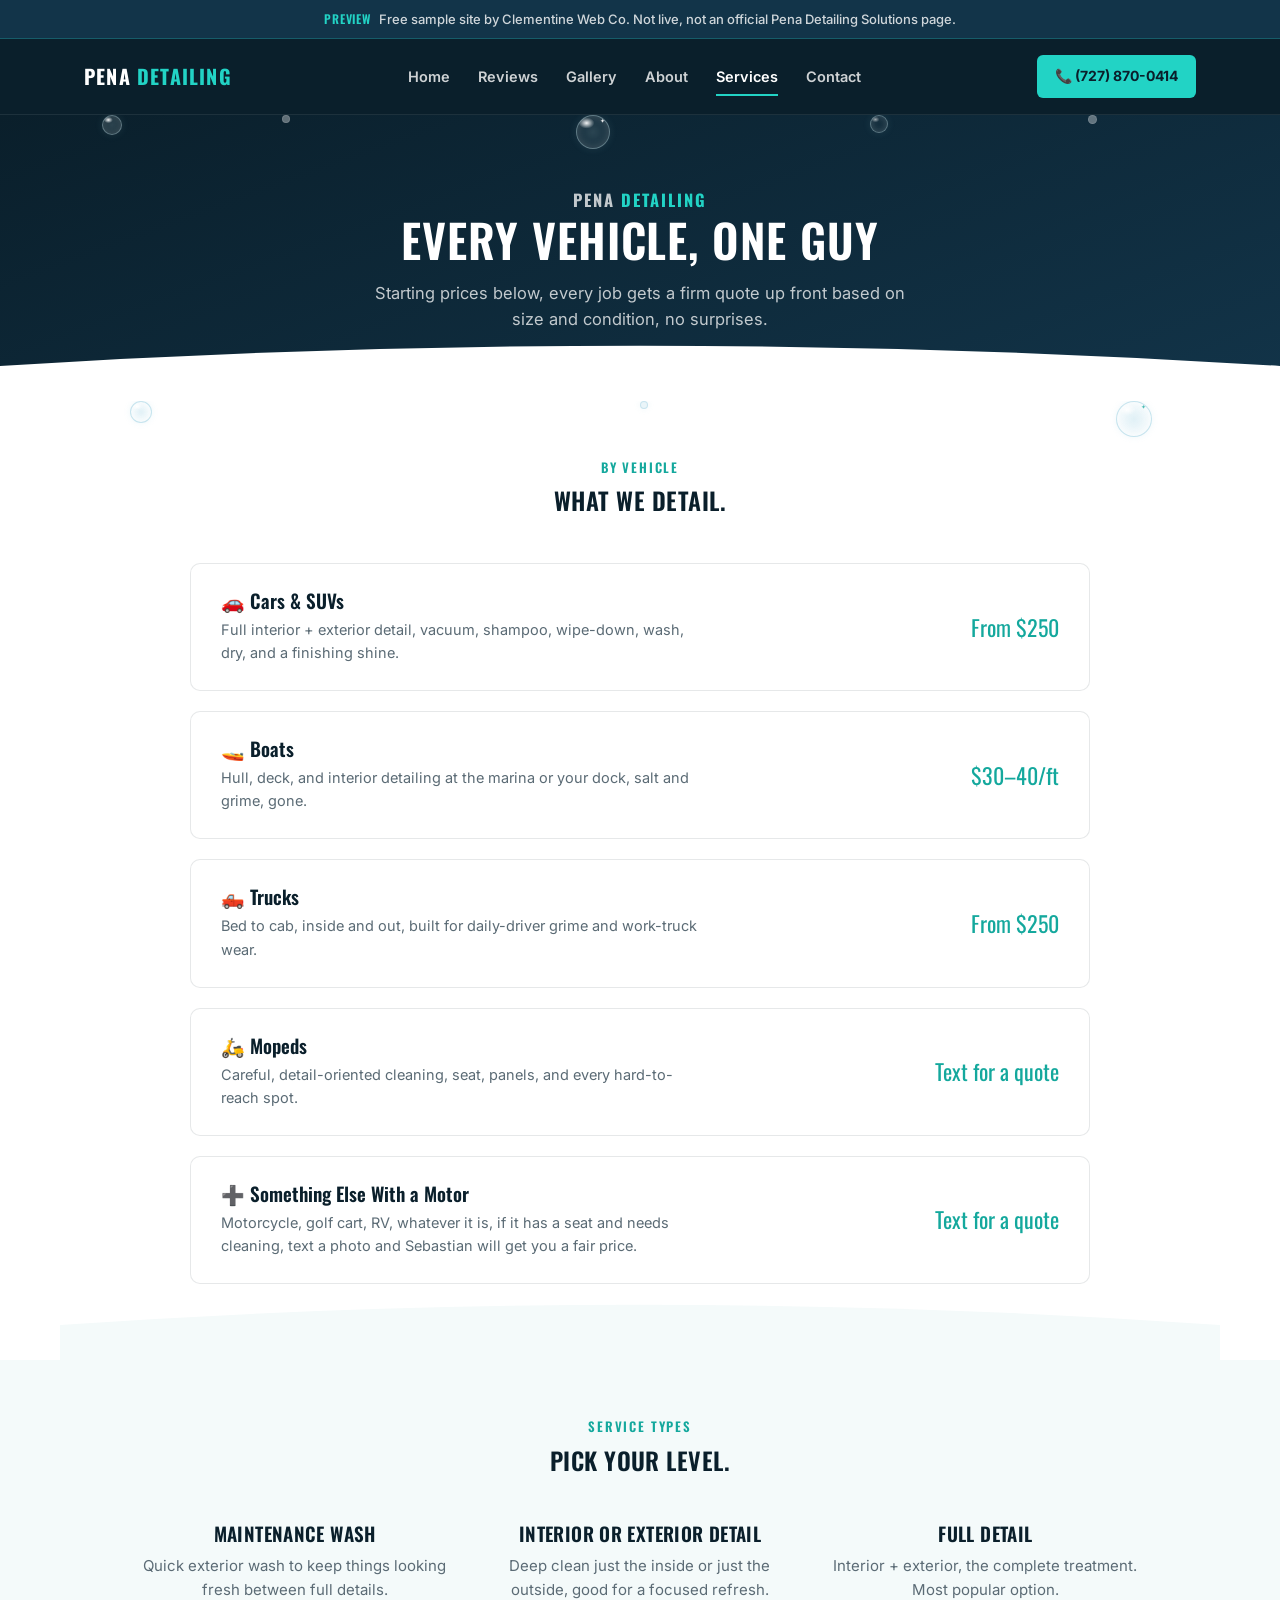
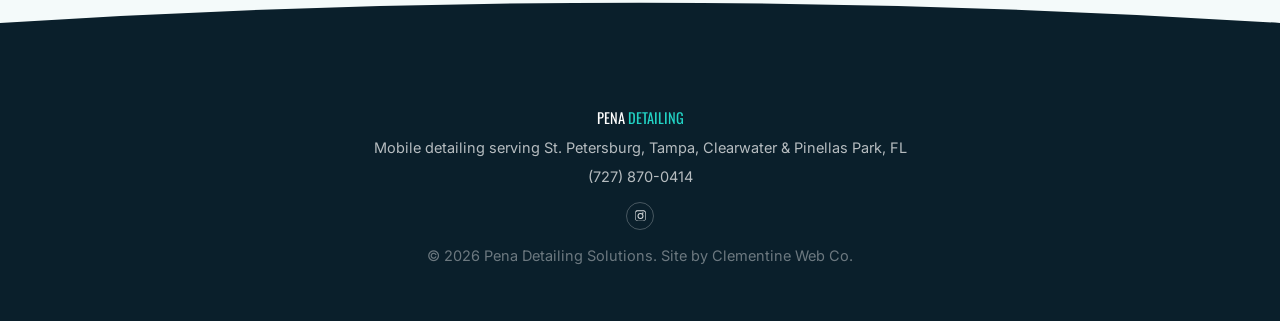
<file: services.html>
<!DOCTYPE html>
<html lang="en">
<head>
  <meta charset="UTF-8">
  <meta name="viewport" content="width=device-width, initial-scale=1.0">
  <title>Services &amp; Pricing | Pena Detailing Solutions</title>
  <meta name="description" content="Mobile detailing services and starting prices for cars, trucks, and boats, plus mopeds, motorcycles, golf carts, and more.">

  <link rel="icon" href="favicon.ico" sizes="any">
  <link rel="icon" href="images/favicon-32.png" type="image/png" sizes="32x32">
  <link rel="icon" href="images/favicon-16.png" type="image/png" sizes="16x16">
  <link rel="apple-touch-icon" href="images/apple-touch-icon.png">

  <meta property="og:type" content="website">
  <meta property="og:url" content="https://dljackson97.github.io/pena-detailing/services.html">
  <meta property="og:title" content="Services &amp; Pricing | Pena Detailing Solutions">
  <meta property="og:description" content="Mobile detailing services and starting prices for cars, trucks, and boats, plus mopeds, motorcycles, golf carts, and more.">
  <meta property="og:image" content="https://dljackson97.github.io/pena-detailing/images/og-share.jpg">
  <meta property="og:image:width" content="1200">
  <meta property="og:image:height" content="630">
  <meta name="twitter:card" content="summary_large_image">
  <meta name="twitter:title" content="Services &amp; Pricing | Pena Detailing Solutions">
  <meta name="twitter:description" content="Mobile detailing services and starting prices for cars, trucks, and boats, plus mopeds, motorcycles, golf carts, and more.">
  <meta name="twitter:image" content="https://dljackson97.github.io/pena-detailing/images/og-share.jpg">
  <link rel="preconnect" href="https://fonts.googleapis.com">
  <link rel="preconnect" href="https://fonts.gstatic.com" crossorigin>
  <link href="https://fonts.googleapis.com/css2?family=Oswald:wght@500;600;700&family=Inter:wght@400;500;600;700&display=swap" rel="stylesheet">
  <link rel="stylesheet" href="styles.css">
</head>
<body>

  <div class="preview-banner"><strong>Preview</strong>Free sample site by Clementine Web Co. Not live, not an official Pena Detailing Solutions page.</div>
  <header class="nav">
    <div class="nav__inner">
      <a href="index.html" class="nav__logo">PENA <span>DETAILING</span></a>
      <nav class="nav__links" id="navLinks">
        <a href="index.html">Home</a>
        <a href="reviews.html">Reviews</a>
        <a href="gallery.html">Gallery</a>
        <a href="about.html">About</a>
        <a href="services.html">Services</a>
        <a href="contact.html">Contact</a>
      </nav>
      <a href="tel:7278700414" class="btn btn--nav nav__cta">📞 (727) 870-0414</a>
      <button class="nav__toggle" id="navToggle" aria-label="Toggle menu" aria-expanded="false">☰</button>
    </div>
  </header>

  <main>

    <section class="page-hero">
      <div class="bubbles" aria-hidden="true">
        <span class="bubble" style="left:8%; width:20px; height:20px; animation-duration:12s; animation-delay:0s; --drift:12px;"></span>
        <span class="bubble bubble--fleck" style="left:22%; width:8px; height:8px; animation-duration:9s; animation-delay:2s; --drift:-8px;"></span>
        <span class="bubble bubble--sparkle" style="left:45%; width:34px; height:34px; animation-duration:15s; animation-delay:1s; --drift:16px;"></span>
        <span class="bubble bubble--ring" style="left:68%; width:18px; height:18px; animation-duration:11s; animation-delay:3s; --drift:-10px;"></span>
        <span class="bubble bubble--fleck" style="left:85%; width:9px; height:9px; animation-duration:8.5s; animation-delay:4s; --drift:10px;"></span>
      </div>
      <p class="page-hero__brand">PENA <span>DETAILING</span></p>
      <h1>Every Vehicle, One Guy</h1>
      <p>Starting prices below, every job gets a firm quote up front based on size and condition, no surprises.</p>
      <div class="wave-divider" aria-hidden="true">
        <svg viewBox="0 0 1440 100" preserveAspectRatio="none"><path d="M0,60 Q720,15 1440,60 L1440,100 L0,100 Z" fill="var(--white)"/></svg>
      </div>
    </section>

    <!-- VEHICLE PACKAGES -->
    <section class="services reveal section--compact">
      <div class="bubbles" aria-hidden="true">
        <span class="bubble bubble--onlight" style="left:6%; width:22px; height:22px; animation-duration:13s; animation-delay:0.5s; --drift:14px;"></span>
        <span class="bubble bubble--onlight bubble--fleck" style="left:50%; width:8px; height:8px; animation-duration:10s; animation-delay:2.5s; --drift:-8px;"></span>
        <span class="bubble bubble--onlight bubble--sparkle" style="left:91%; width:36px; height:36px; animation-duration:16s; animation-delay:1s; --drift:-16px;"></span>
      </div>
      <div class="section__head">
        <p class="eyebrow">By Vehicle</p>
        <h2>What we detail.</h2>
      </div>

      <div class="package">
        <div><h3>🚗 Cars &amp; SUVs</h3><p>Full interior + exterior detail, vacuum, shampoo, wipe-down, wash, dry, and a finishing shine.</p></div>
        <div class="package__price">From $250</div>
      </div>
      <div class="package">
        <div><h3>🚤 Boats</h3><p>Hull, deck, and interior detailing at the marina or your dock, salt and grime, gone.</p></div>
        <div class="package__price">$30–40/ft</div>
      </div>
      <div class="package">
        <div><h3>🛻 Trucks</h3><p>Bed to cab, inside and out, built for daily-driver grime and work-truck wear.</p></div>
        <div class="package__price">From $250</div>
      </div>
      <div class="package">
        <div><h3>🛵 Mopeds</h3><p>Careful, detail-oriented cleaning, seat, panels, and every hard-to-reach spot.</p></div>
        <div class="package__price">Text for a quote</div>
      </div>
      <div class="package">
        <div><h3>➕ Something Else With a Motor</h3><p>Motorcycle, golf cart, RV, whatever it is, if it has a seat and needs cleaning, text a photo and Sebastian will get you a fair price.</p></div>
        <div class="package__price">Text for a quote</div>
      </div>
      <div class="wave-divider" aria-hidden="true">
        <svg viewBox="0 0 1440 100" preserveAspectRatio="none"><path d="M0,60 Q720,15 1440,60 L1440,100 L0,100 Z" fill="#F4FAFA"/></svg>
      </div>
    </section>

    <!-- SERVICE TYPES -->
    <section class="how reveal section--compact">
      <div class="section__head">
        <p class="eyebrow">Service Types</p>
        <h2>Pick your level.</h2>
      </div>
      <div class="how-grid">
        <div class="how-step">
          <h3>Maintenance Wash</h3>
          <p>Quick exterior wash to keep things looking fresh between full details.</p>
        </div>
        <div class="how-step">
          <h3>Interior or Exterior Detail</h3>
          <p>Deep clean just the inside or just the outside, good for a focused refresh.</p>
        </div>
        <div class="how-step">
          <h3>Full Detail</h3>
          <p>Interior + exterior, the complete treatment. Most popular option.</p>
        </div>
      </div>
      <div class="wave-divider" aria-hidden="true">
        <svg viewBox="0 0 1440 100" preserveAspectRatio="none"><path d="M0,60 Q720,15 1440,60 L1440,100 L0,100 Z" fill="var(--navy)"/></svg>
      </div>
    </section>

  </main>

  <footer class="footer">
    <div class="footer__inner">
      <p class="footer__logo">PENA <span>DETAILING</span></p>
      <p>Mobile detailing serving St. Petersburg, Tampa, Clearwater &amp; Pinellas Park, FL</p>
      <p><a href="tel:7278700414">(727) 870-0414</a></p>
      <div class="footer__social">
        <a href="https://www.instagram.com/penasolutionsdetailing/" target="_blank" rel="noopener" aria-label="Instagram">
          <svg viewBox="0 0 24 24"><path d="M12 2.2c3.2 0 3.6 0 4.8.1 1.2.1 1.9.2 2.4.4.6.2 1 .5 1.4.9.4.4.7.8.9 1.4.2.5.3 1.2.4 2.4.1 1.2.1 1.6.1 4.8s0 3.6-.1 4.8c-.1 1.2-.2 1.9-.4 2.4-.2.6-.5 1-.9 1.4-.4.4-.8.7-1.4.9-.5.2-1.2.3-2.4.4-1.2.1-1.6.1-4.8.1s-3.6 0-4.8-.1c-1.2-.1-1.9-.2-2.4-.4-.6-.2-1-.5-1.4-.9-.4-.4-.7-.8-.9-1.4-.2-.5-.3-1.2-.4-2.4C2.2 15.6 2.2 15.2 2.2 12s0-3.6.1-4.8c.1-1.2.2-1.9.4-2.4.2-.6.5-1 .9-1.4.4-.4.8-.7 1.4-.9.5-.2 1.2-.3 2.4-.4C8.4 2.2 8.8 2.2 12 2.2zm0 1.8c-3.1 0-3.5 0-4.7.1-1 .05-1.5.2-1.9.3-.5.2-.8.4-1.1.7-.3.3-.5.6-.7 1.1-.1.4-.3.9-.3 1.9-.1 1.2-.1 1.6-.1 4.7s0 3.5.1 4.7c.05 1 .2 1.5.3 1.9.2.5.4.8.7 1.1.3.3.6.5 1.1.7.4.1.9.3 1.9.3 1.2.1 1.6.1 4.7.1s3.5 0 4.7-.1c1-.05 1.5-.2 1.9-.3.5-.2.8-.4 1.1-.7.3-.3.5-.6.7-1.1.1-.4.3-.9.3-1.9.1-1.2.1-1.6.1-4.7s0-3.5-.1-4.7c-.05-1-.2-1.5-.3-1.9-.2-.5-.4-.8-.7-1.1-.3-.3-.6-.5-1.1-.7-.4-.1-.9-.3-1.9-.3-1.2-.1-1.6-.1-4.7-.1zm0 3.5a5.5 5.5 0 1 1 0 11 5.5 5.5 0 0 1 0-11zm0 1.8a3.7 3.7 0 1 0 0 7.4 3.7 3.7 0 0 0 0-7.4zm5.7-2a1.3 1.3 0 1 1-2.6 0 1.3 1.3 0 0 1 2.6 0z"/></svg>
        </a>
      </div>
      <p class="footer__fine">© 2026 Pena Detailing Solutions. Site by Clementine Web Co.</p>
    </div>
  </footer>

  <a href="tel:7278700414" class="sticky-call">📞 Call or Text (727) 870-0414</a>

  <div class="promo-toast" id="promoToast">
    <button class="promo-toast__close" id="promoToastClose" aria-label="Close">×</button>
    <div class="promo-toast__stars">★★★★★</div>
    <p>"Cleaned my moped and my Nissan Rogue, both came back looking brand new."</p>
    <cite>Devin J., St. Petersburg</cite>
    <a href="reviews.html" class="section__link">See all 24 reviews →</a>
  </div>

  <script src="script.js"></script>
</body>
</html>
</file>
<file: styles.css>
:root {
  --navy: #0A1F2B;
  --navy-2: #0F2C3D;
  --navy-3: #123449;
  --aqua: #22D3C5;
  --aqua-dark: #14A89D;
  --white: #FFFFFF;
  --cream: #FAF6EE;
  --baby-blue: #E7F4FB;
  --ink: #0A1F2B;
  --muted: #5B6B75;
  --line: rgba(10, 31, 43, 0.1);

  --font-display: 'Oswald', sans-serif;
  --font-body: 'Inter', sans-serif;
}

* { box-sizing: border-box; margin: 0; padding: 0; }

/* Preview notice, remove this whole block when/if this becomes the real site */
.preview-banner {
  background: var(--navy-3); color: rgba(255,255,255,0.8); text-align: center;
  font-family: var(--font-body); font-weight: 500; font-size: 13px;
  padding: 10px 16px; line-height: 1.4; border-bottom: 1px solid rgba(34,211,197,0.25);
}
.preview-banner strong {
  color: var(--aqua); font-family: var(--font-display); font-weight: 600;
  letter-spacing: 0.08em; text-transform: uppercase; font-size: 12px; margin-right: 8px;
}

html { scroll-behavior: smooth; }

body {
  font-family: var(--font-body);
  color: var(--ink);
  background: var(--white);
  line-height: 1.6;
  -webkit-font-smoothing: antialiased;
}

h1, h2, h3 {
  font-family: var(--font-display);
  font-weight: 600;
  text-transform: uppercase;
  letter-spacing: 0.02em;
  line-height: 1.15;
}

a { color: inherit; text-decoration: none; }

.eyebrow {
  font-family: var(--font-display);
  font-weight: 600;
  letter-spacing: 0.14em;
  text-transform: uppercase;
  font-size: 13px;
  color: var(--aqua-dark);
  margin-bottom: 10px;
}

.section__head { max-width: 640px; margin: 0 auto 48px; text-align: center; position: relative; z-index: 2; }
.section__sub { color: var(--muted); font-size: 16px; margin-top: 12px; }
.placeholder-flag { font-style: italic; opacity: 0.85; }

/* Buttons */
.btn {
  display: inline-flex;
  align-items: center;
  justify-content: center;
  gap: 8px;
  padding: 14px 26px;
  border-radius: 6px;
  font-weight: 700;
  font-size: 15px;
  transition: transform 0.15s ease, box-shadow 0.15s ease, background 0.15s ease;
  white-space: nowrap;
}
.btn--primary { background: var(--aqua); color: var(--navy); }
.btn--primary:hover { background: var(--aqua-dark); transform: translateY(-1px); }
.btn--ghost { background: transparent; color: var(--white); border: 1.5px solid rgba(255,255,255,0.5); }
.btn--ghost:hover { border-color: var(--white); }
.btn--ghost-dark { color: var(--navy); border-color: var(--navy); }
.btn--ghost-dark:hover { background: var(--navy); color: var(--white); }
.btn--large { padding: 18px 32px; font-size: 17px; width: 100%; }
.btn--nav { background: var(--aqua); color: var(--navy); padding: 10px 18px; font-size: 14px; }
.btn--nav:hover { background: var(--aqua-dark); }

/* Nav */
.nav {
  position: sticky; top: 0; z-index: 100;
  background: var(--navy);
  border-bottom: 1px solid rgba(255,255,255,0.08);
}
.nav__inner {
  max-width: 1160px; margin: 0 auto; padding: 16px 24px;
  display: flex; align-items: center; justify-content: space-between; gap: 24px;
}
.nav__logo {
  font-family: var(--font-display); font-weight: 700; letter-spacing: 0.06em;
  color: var(--white); font-size: 20px;
}
.nav__logo span { color: var(--aqua); }
.nav__links { display: flex; gap: 28px; font-weight: 600; font-size: 14.5px; }
.nav__links a { color: rgba(255,255,255,0.8); position: relative; padding: 4px 0; }
.nav__links a:hover { color: var(--white); }
.nav__links a.is-active { color: var(--white); }
.nav__links a.is-active::after {
  content: ''; position: absolute; left: 0; right: 0; bottom: -4px; height: 2px; background: var(--aqua);
}
.nav__toggle {
  display: none; background: none; border: none; color: var(--white); font-size: 24px;
  line-height: 1; cursor: pointer; padding: 10px; margin: -10px;
}

@media (max-width: 820px) {
  .nav__links {
    position: absolute; top: 100%; left: 0; right: 0; background: var(--navy);
    flex-direction: column; gap: 0; max-height: 0; overflow: hidden;
    transition: max-height 0.25s ease; border-bottom: 1px solid rgba(255,255,255,0.08);
  }
  .nav__links.open { max-height: 420px; }
  .nav__links a { padding: 16px 24px; border-top: 1px solid rgba(255,255,255,0.06); }
  .nav__toggle { display: block; }
  .nav__cta { display: none; }
}

/* Mobile sticky call bar — hidden until the review popup is shown-and-dismissed
   (or immediately if it's already been seen before), so the two never stack up */
.sticky-call {
  display: none;
}
@media (max-width: 820px) {
  .sticky-call {
    display: flex; position: fixed; bottom: 0; left: 0; right: 0; z-index: 90;
    background: var(--aqua); color: var(--navy); padding: 14px;
    align-items: center; justify-content: center; gap: 8px;
    font-family: var(--font-display); font-weight: 600; letter-spacing: 0.03em;
    box-shadow: 0 -6px 20px rgba(0,0,0,0.15);
    transform: translateY(100%); visibility: hidden;
    transition: transform 0.35s ease, visibility 0s linear 0.35s;
  }
  .sticky-call.show {
    transform: translateY(0); visibility: visible;
    transition: transform 0.35s ease, visibility 0s linear 0s;
  }
  body.sticky-call-visible { padding-bottom: 58px; }
}

/* Hero */
.hero {
  background: linear-gradient(160deg, var(--navy) 0%, var(--navy-3) 100%);
  color: var(--white);
  padding: 100px 24px 130px;
  text-align: center;
  position: relative;
  overflow: hidden;
}
.hero__inner { max-width: 780px; margin: 0 auto; position: relative; z-index: 2; }
.hero__brand {
  font-family: var(--font-display); font-weight: 700; letter-spacing: 0.12em;
  text-transform: uppercase; font-size: clamp(22px, 4vw, 32px); color: var(--white);
  margin-bottom: 18px;
}
.hero__brand span { color: var(--aqua); }
.hero h1 { font-size: clamp(34px, 5.5vw, 58px); margin-bottom: 20px; }
.hero__sub { font-size: 18px; color: rgba(255,255,255,0.78); max-width: 620px; margin: 0 auto 34px; }
.hero__actions { display: flex; gap: 16px; justify-content: center; flex-wrap: wrap; margin-bottom: 26px; }
.hero__note { font-size: 14px; color: rgba(255,255,255,0.55); }

/* Soap bubbles, subtle floating decoration */
.bubbles { position: absolute; inset: 0; z-index: 0; pointer-events: none; overflow: hidden; }
.bubble {
  position: absolute; border-radius: 50%;
  background:
    radial-gradient(ellipse 34% 24% at 30% 22%, rgba(255,255,255,0.95), rgba(255,255,255,0) 72%),
    radial-gradient(circle at 50% 50%, rgba(200,235,240,0.16), rgba(200,235,240,0.05) 70%, rgba(200,235,240,0.01) 100%);
  border: 1.5px solid rgba(210,238,242,0.4);
  box-shadow: inset 0 0 8px rgba(255,255,255,0.2), 0 0 8px rgba(180,225,235,0.1);
  animation: bubbleFloat linear infinite;
}

/* Ring type, thin glassy outline instead of a filled bubble */
.bubble--ring {
  background: radial-gradient(ellipse 40% 28% at 28% 22%, rgba(255,255,255,0.55), rgba(255,255,255,0) 62%);
}

/* Fleck type, tiny faint foam speck, no highlight detail needed at that size */
.bubble--fleck {
  background: rgba(255,255,255,0.35); border-color: rgba(255,255,255,0.12); box-shadow: none;
}

/* Light-blue variant for bubbles drifting over white/cream sections, matches a
   pale-blue soap-bubble reference (crisp oval glare, thin visible rim, subtle tint) */
.bubble--onlight {
  background:
    radial-gradient(ellipse 34% 24% at 30% 22%, rgba(255,255,255,0.95), rgba(255,255,255,0) 72%),
    radial-gradient(circle at 50% 50%, rgba(160,210,228,0.32), rgba(160,210,228,0.1) 70%, rgba(160,210,228,0.03) 100%);
  border: 1.5px solid rgba(140,200,220,0.45);
  box-shadow: inset 0 0 8px rgba(255,255,255,0.5), 0 0 6px rgba(140,200,220,0.15);
}
.bubble--onlight.bubble--ring { background: radial-gradient(ellipse 40% 28% at 28% 22%, rgba(255,255,255,0.85), rgba(255,255,255,0) 62%); }
.bubble--onlight.bubble--fleck { background: rgba(140,200,220,0.3); border-color: rgba(140,200,220,0.25); }

/* Sparkle, a small twinkling glint on the larger bubbles */
.bubble--sparkle::after {
  content: '✦'; position: absolute; top: 8%; right: 14%; font-size: 0.4em; line-height: 1;
  color: rgba(255,255,255,0.9); animation: sparkleTwinkle 2.4s ease-in-out infinite;
}
.bubble--onlight.bubble--sparkle::after { color: rgba(20,168,157,0.75); }

@keyframes bubbleFloat {
  0% { transform: translate(0, 20px) scale(0.94); opacity: 0; }
  10% { opacity: 0.8; }
  90% { opacity: 0.6; }
  100% { transform: translate(var(--drift, 24px), -340px) scale(1.04); opacity: 0; }
}
@keyframes sparkleTwinkle {
  0%, 100% { opacity: 0.2; transform: scale(0.7); }
  50% { opacity: 1; transform: scale(1.15); }
}

/* Curved section dividers, replaces hard rectangular color-block edges */
.wave-divider {
  position: absolute; left: 0; right: 0; bottom: -1px; line-height: 0; z-index: 1; pointer-events: none;
}
.wave-divider svg { display: block; width: 100%; height: 90px; }

@media (max-width: 560px) {
  .wave-divider svg { height: 50px; }
}

@media (max-width: 560px) {
  .hero { padding: 56px 20px 48px; }
  .hero__brand { margin-bottom: 12px; }
  .hero__sub { font-size: 16px; margin-bottom: 26px; }
  .hero__actions { margin-bottom: 20px; }
}

/* Services */
.services { padding: 90px 24px; max-width: 1160px; margin: 0 auto; position: relative; }
.service-grid {
  display: grid; grid-template-columns: repeat(3, 1fr); gap: 24px;
}
.service-card {
  border: 1px solid var(--line); border-radius: 10px; padding: 32px 26px;
  transition: box-shadow 0.15s ease, transform 0.15s ease;
}
.service-card:hover { box-shadow: 0 12px 32px rgba(10,31,43,0.08); transform: translateY(-3px); }
.service-card__icon { font-size: 32px; display: block; margin-bottom: 14px; }
.service-card h3 { font-size: 20px; margin-bottom: 10px; }
.service-card p { color: var(--muted); font-size: 15px; margin-bottom: 14px; }
.service-card__price {
  font-family: var(--font-display); font-weight: 600; color: var(--aqua-dark);
  font-size: 18px; margin: 0; text-transform: none; letter-spacing: 0;
}

@media (max-width: 860px) {
  .service-grid { grid-template-columns: repeat(2, 1fr); }
}
@media (max-width: 560px) {
  .service-grid { grid-template-columns: 1fr; }
}

/* How it works */
.how { background: #F4FAFA; padding: 90px 24px; position: relative; }
.how--plain { background: var(--white); }
.how-grid {
  max-width: 1000px; margin: 0 auto; position: relative; z-index: 2;
  display: grid; grid-template-columns: repeat(3, 1fr); gap: 36px; text-align: center;
}
.how-step__num {
  display: inline-block; font-family: var(--font-display); font-size: 15px;
  color: var(--white); background: var(--navy); border-radius: 50%;
  width: 36px; height: 36px; line-height: 36px; margin-bottom: 16px;
}
.how-step h3 { font-size: 19px; margin-bottom: 10px; }
.how-step p { color: var(--muted); font-size: 15px; }

@media (max-width: 720px) {
  .how-grid { grid-template-columns: 1fr; }
}

/* Gallery — featured transformation showcase */
.showcase-grid {
  max-width: 820px; margin: 40px auto 0; position: relative; z-index: 2;
  display: grid; grid-template-columns: 1fr 1fr; gap: 24px;
}
.showcase-media.gallery-tile {
  aspect-ratio: 3/4; border-radius: 14px;
  box-shadow: 0 24px 60px rgba(10,31,43,0.16); cursor: zoom-in;
}
.showcase-media.gallery-tile:hover { box-shadow: 0 28px 70px rgba(10,31,43,0.22); }
.showcase-quote {
  max-width: 600px; margin: 40px auto 0; text-align: center; position: relative; z-index: 2;
}
.showcase-quote p { font-size: 17px; font-style: italic; color: var(--ink); margin-bottom: 10px; }
.showcase-quote cite { font-size: 14px; color: var(--muted); font-style: normal; }

@media (max-width: 560px) {
  .showcase-grid { grid-template-columns: 1fr; max-width: 320px; }
}

/* Lightbox for showcase images */
.lightbox {
  position: fixed; inset: 0; background: rgba(10,31,43,0.92); z-index: 300;
  display: none; align-items: center; justify-content: center; padding: 32px;
}
.lightbox.open { display: flex; }
.lightbox img { max-width: 90vw; max-height: 85vh; border-radius: 10px; display: block; }
.lightbox__close {
  position: absolute; top: 20px; right: 24px; background: none; border: none;
  color: var(--white); font-size: 32px; line-height: 1; cursor: pointer; padding: 8px;
}

/* "More vehicles" coming-soon cards, replaces sparse per-type mini-grids */
.coming-soon-grid {
  max-width: 900px; margin: 0 auto; position: relative; z-index: 2;
  display: grid; grid-template-columns: repeat(4, 1fr); gap: 20px;
}
.coming-soon-tile {
  text-align: center; padding: 32px 20px; border-radius: 12px;
  border: 1px dashed var(--line); background: var(--white);
}
.coming-soon-tile__icon { font-size: 32px; display: block; margin-bottom: 12px; }
.coming-soon-tile h3 { font-size: 16px; text-transform: none; letter-spacing: 0; margin-bottom: 6px; }
.coming-soon-tile p { color: var(--muted); font-size: 13.5px; }

@media (max-width: 860px) {
  .coming-soon-grid { grid-template-columns: repeat(2, 1fr); }
}
@media (max-width: 480px) {
  .coming-soon-grid { grid-template-columns: 1fr; }
}

/* Gallery */
.gallery { padding: 90px 24px; max-width: 1160px; margin: 0 auto; position: relative; }
.gallery-grid { display: grid; grid-template-columns: repeat(4, 1fr); gap: 18px; position: relative; z-index: 2; }
.gallery-tile {
  aspect-ratio: 4/5; border-radius: 10px;
  background: repeating-linear-gradient(135deg, var(--navy-2), var(--navy-2) 12px, var(--navy-3) 12px, var(--navy-3) 24px);
  display: flex; align-items: flex-end; padding: 16px;
}
.gallery-tile span {
  color: rgba(255,255,255,0.75); font-size: 13px; font-weight: 600;
  background: rgba(10,31,43,0.55); padding: 6px 10px; border-radius: 4px;
}

@media (max-width: 860px) {
  .gallery-grid { grid-template-columns: repeat(2, 1fr); }
}

/* Reviews */
.reviews { background: var(--baby-blue); color: var(--ink); padding: 90px 24px; position: relative; }
.reviews .section__sub { color: var(--muted); }
.rating-row {
  display: flex; gap: 14px; justify-content: center; flex-wrap: wrap; margin-bottom: 48px;
  position: relative; z-index: 2;
}
.rating-pill {
  border: 1px solid var(--line); border-radius: 999px;
  padding: 10px 20px; font-size: 14px; color: var(--muted);
}
.rating-pill strong { color: var(--aqua-dark); margin-right: 6px; }
.review-grid {
  max-width: 1100px; margin: 0 auto; position: relative; z-index: 2;
  display: grid; grid-template-columns: repeat(3, 1fr); gap: 24px;
}
.review {
  background: var(--white); border: 1px solid var(--line);
  border-radius: 10px; padding: 28px;
}
.review--featured { border-color: var(--aqua-dark); background: rgba(34,211,197,0.06); }
.review p { font-size: 15.5px; margin-bottom: 16px; color: var(--ink); }
.review cite { font-size: 13.5px; color: var(--muted); font-style: normal; }

@media (max-width: 860px) {
  .review-grid { grid-template-columns: 1fr; }
}

/* About */
.about { padding: 90px 24px; position: relative; }
.about__inner { max-width: 700px; margin: 0 auto; text-align: center; position: relative; z-index: 2; }
.about h2 { margin-bottom: 24px; font-size: clamp(26px, 4vw, 36px); }
.about p { color: var(--muted); font-size: 16.5px; margin-bottom: 16px; }

/* Contact */
.contact { background: #F4FAFA; padding: 90px 24px; }
.contact__inner { max-width: 720px; margin: 0 auto; text-align: center; position: relative; z-index: 2; }
.contact__grid { display: flex; flex-direction: column; gap: 24px; align-items: center; margin-top: 36px; }

/* One-time review popup, bottom-right, shows once per browser */
.promo-toast {
  position: fixed; bottom: 24px; right: 24px; max-width: 300px; z-index: 200;
  background: var(--white); border: 1px solid var(--line); border-radius: 12px;
  padding: 20px 22px 18px; box-shadow: 0 20px 50px rgba(10,31,43,0.18);
  transform: translateY(16px); opacity: 0; pointer-events: none;
  transition: transform 0.4s ease, opacity 0.4s ease;
}
.promo-toast.show { transform: translateY(0); opacity: 1; pointer-events: auto; }
.promo-toast__close {
  position: absolute; top: 2px; right: 4px; background: none; border: none;
  font-size: 18px; line-height: 1; color: var(--muted); cursor: pointer; padding: 12px;
}
.promo-toast__close:hover { color: var(--ink); }
.promo-toast__stars { color: var(--aqua-dark); font-size: 13px; letter-spacing: 2px; margin-bottom: 8px; }
.promo-toast p { font-size: 13.5px; color: var(--ink); margin-bottom: 10px; line-height: 1.5; }
.promo-toast cite { display: block; font-size: 12px; color: var(--muted); font-style: normal; margin-bottom: 10px; }
.promo-toast .section__link { font-size: 13px; margin-top: 0; }

@media (max-width: 820px) {
  .promo-toast { left: 14px; right: 14px; bottom: 74px; max-width: none; }
}

/* Footer */
.footer { background: var(--navy); color: rgba(255,255,255,0.7); padding: 48px 24px; text-align: center; }
.footer__logo { font-family: var(--font-display); font-size: 20px; color: var(--white); margin-bottom: 12px; }
.footer__logo span { color: var(--aqua); }
.footer p { margin-bottom: 6px; font-size: 14.5px; }
.footer__fine { font-size: 12.5px; color: rgba(255,255,255,0.4); margin-top: 14px; }

/* Scroll reveal */
.reveal { opacity: 0; transform: translateY(18px); transition: opacity 0.6s ease, transform 0.6s ease; }
.reveal.is-visible { opacity: 1; transform: none; }

/* Interior page hero (Services / Gallery / About / Reviews / Contact) */
.page-hero {
  background: linear-gradient(160deg, var(--navy) 0%, var(--navy-3) 100%);
  color: var(--white); padding: 72px 24px 68px; text-align: center;
  position: relative; overflow: hidden;
}
.page-hero__brand {
  font-family: var(--font-display); font-weight: 700; letter-spacing: 0.12em;
  text-transform: uppercase; font-size: clamp(16px, 2.5vw, 19px); color: rgba(255,255,255,0.85);
  margin-bottom: 10px; position: relative; z-index: 2;
}
.page-hero__brand span { color: var(--aqua); }
.page-hero h1 { font-size: clamp(30px, 4.5vw, 46px); margin-bottom: 14px; position: relative; z-index: 2; }
.page-hero p { color: rgba(255,255,255,0.75); max-width: 560px; margin: 0 auto; font-size: 16.5px; position: relative; z-index: 2; }

@media (max-width: 560px) {
  .page-hero { padding: 44px 20px 36px; }
}

/* Home page section links ("See all X") */
.section__link {
  display: inline-block; margin-top: 8px; font-weight: 700; font-size: 14.5px;
  color: var(--aqua-dark); border-bottom: 2px solid transparent;
}
.section__link:hover { border-color: var(--aqua-dark); }
.section__link--on-dark { color: var(--aqua); }
.section__link--on-dark:hover { border-color: var(--aqua); }

/* Trust badges row (home hero) */
.badge-row { display: flex; gap: 12px; justify-content: center; flex-wrap: wrap; margin-top: 10px; }
.badge-pill {
  border: 1px solid rgba(255,255,255,0.25); border-radius: 999px; padding: 8px 16px;
  font-size: 13.5px; color: rgba(255,255,255,0.85);
}
.badge-pill strong { color: var(--aqua); }

/* Instagram portfolio callout */
.instagram-callout {
  max-width: 560px; margin: 0 auto; text-align: center; padding: 32px;
  border: 1px solid var(--line); border-radius: 14px; background: var(--white);
  position: relative; z-index: 2;
}
.instagram-callout p { color: var(--muted); font-size: 15px; margin-bottom: 16px; }

/* Vehicle icon strip section (home) */
.vehicle-section { padding: 48px 24px; max-width: 1160px; margin: 0 auto; position: relative; }

/* Small reusable layout utilities, used across pages instead of inline styles */
.section__more { text-align: center; margin-top: 24px; position: relative; z-index: 2; }
.cta-actions { margin-top: 28px; display: flex; gap: 16px; justify-content: center; flex-wrap: wrap; }
.section--tight { padding-top: 60px; }
.section--compact { padding-top: 56px; padding-bottom: 56px; }

.vehicle-strip {
  max-width: 1000px; margin: 0 auto; position: relative; z-index: 2; display: flex; justify-content: center;
  gap: 10px; flex-wrap: wrap;
}
.vehicle-chip {
  display: flex; align-items: center; gap: 8px; border: 1px solid var(--line);
  border-radius: 999px; padding: 10px 18px; font-weight: 600; font-size: 14.5px;
  background: var(--white);
}
.vehicle-chip span.emoji { font-size: 18px; }

/* Why mobile comparison table */
.compare { max-width: 760px; margin: 0 auto; border: 1px solid var(--line); border-radius: 12px; overflow: hidden; position: relative; z-index: 2; background: var(--white); }
.compare-row { display: grid; grid-template-columns: 1.4fr 1fr 1fr; }
.compare-row + .compare-row { border-top: 1px solid var(--line); }
.compare-row > div { padding: 16px 18px; font-size: 14.5px; }
.compare-row.head { background: var(--navy); color: var(--white); font-family: var(--font-display); text-transform: uppercase; letter-spacing: 0.04em; font-size: 13px; }
.compare-row:not(.head) > div:first-child { font-weight: 600; color: var(--ink); }
.compare-row:not(.head) > div:nth-child(2) { color: var(--muted); }
.compare-row:not(.head) > div:nth-child(3) { color: var(--aqua-dark); font-weight: 700; }

@media (max-width: 620px) {
  .compare-row { grid-template-columns: 1fr; }
  .compare-row.head { display: none; }
  .compare-row:not(.head) { padding: 14px 18px 4px; display: block; }
  .compare-row:not(.head) > div { padding: 4px 0; }
  .compare-row:not(.head) > div:nth-child(2)::before { content: 'Traditional shop: '; font-weight: 600; color: var(--ink); }
  .compare-row:not(.head) > div:nth-child(3)::before { content: 'Pena Detailing: '; font-weight: 600; color: var(--ink); }
}

/* Service area list */
.area-grid {
  max-width: 700px; margin: 0 auto; position: relative; z-index: 2; display: grid; grid-template-columns: repeat(2, 1fr);
  gap: 14px 28px;
}
.area-item { display: flex; align-items: center; gap: 10px; font-weight: 600; font-size: 15.5px; }
.area-item .pin { color: var(--aqua-dark); font-size: 16px; }
.area-note { text-align: center; margin-top: 20px; color: var(--muted); font-size: 14.5px; }

@media (max-width: 520px) {
  .area-grid { grid-template-columns: 1fr; }
}

/* Services page: package rows */
.package {
  max-width: 900px; margin: 0 auto 20px; border: 1px solid var(--line); border-radius: 10px;
  background: var(--white); position: relative; z-index: 2;
  padding: 26px 30px; display: flex; justify-content: space-between; align-items: center; gap: 20px; flex-wrap: wrap;
}
.package h3 { font-size: 19px; margin-bottom: 6px; text-transform: none; letter-spacing: 0; }
.package p { color: var(--muted); font-size: 14.5px; max-width: 480px; }
.package__price { font-family: var(--font-display); color: var(--aqua-dark); font-size: 22px; white-space: nowrap; }

/* FAQ */

/* Gallery page grouping */
.gallery-group-label {
  font-family: var(--font-display); text-transform: uppercase; letter-spacing: 0.06em;
  font-size: 14px; color: var(--muted); margin: 40px 0 16px; text-align: center;
  position: relative; z-index: 2;
}
.gallery-tile.has-video::before {
  content: '▶'; position: absolute; margin: auto; inset: 0; width: 44px; height: 44px;
  background: var(--aqua); color: var(--navy); border-radius: 50%; display: flex;
  align-items: center; justify-content: center; font-size: 15px;
}
.gallery-tile { position: relative; }

/* Real media gallery tile (photo/video, not a CSS placeholder pattern) */
.gallery-tile--media { background: var(--navy-2); padding: 0; display: block; }
.gallery-tile--media img, .gallery-tile--media video {
  position: absolute; inset: 0; width: 100%; height: 100%; object-fit: cover;
}
.gallery-tile--media span {
  position: absolute; left: 12px; bottom: 12px; z-index: 2;
}
.gallery-tile--media span.tile-label--top { bottom: auto; top: 12px; }

/* Slideshow variant of a real-media gallery tile (3 frames, auto-advancing) */
.tile-slideshow img { opacity: 0; transition: opacity 0.6s ease; }
.tile-slideshow img.active { opacity: 1; }
.tile-slideshow .slide-dots {
  position: absolute; bottom: 10px; left: 0; right: 0; z-index: 2;
  display: flex; justify-content: center; gap: 6px;
}
.tile-slideshow .slide-dots button {
  width: 7px; height: 7px; border-radius: 50%; border: none; padding: 0;
  background: rgba(255,255,255,0.5); cursor: pointer;
}
.tile-slideshow .slide-dots button.active { background: var(--aqua); }

/* Footer social icons */
.footer__social { display: flex; gap: 10px; justify-content: center; margin: 14px 0; }
.footer__social a {
  width: 28px; height: 28px; border-radius: 50%; border: 1px solid rgba(255,255,255,0.25);
  display: flex; align-items: center; justify-content: center; flex-shrink: 0;
  transition: border-color 0.15s ease, background 0.15s ease;
}
.footer__social a:hover { border-color: var(--aqua); background: rgba(34,211,197,0.1); }
.footer__social svg { width: 13px; height: 13px; fill: rgba(255,255,255,0.85); display: block; }


/* Big review stat block */
.review-stat {
  max-width: 720px; margin: 0 auto 48px; text-align: center; position: relative; z-index: 2;
}
.review-stat__number {
  font-family: var(--font-display); font-size: clamp(56px, 8vw, 88px); color: var(--aqua-dark);
  line-height: 1;
}
.review-stat__stars { font-size: 22px; letter-spacing: 4px; margin: 10px 0; color: var(--aqua-dark); }
.review-stat__label { color: var(--muted); font-size: 15.5px; }
.review-stat__breakdown {
  display: flex; gap: 22px; justify-content: center; margin-top: 20px; flex-wrap: wrap;
  font-size: 13.5px; color: var(--muted);
}
.review-stat__breakdown strong { color: var(--ink); }

/* Review card avatars + stars */
.review__top { display: flex; align-items: center; gap: 12px; margin-bottom: 14px; }
.review__avatar {
  width: 40px; height: 40px; border-radius: 50%; background: var(--aqua-dark); color: var(--white);
  display: flex; align-items: center; justify-content: center; font-family: var(--font-display);
  font-weight: 700; font-size: 15px; flex-shrink: 0;
}
.review__meta cite { display: block; font-size: 13.5px; color: var(--muted); }
.review__stars { color: var(--aqua-dark); font-size: 13px; letter-spacing: 1px; }
.review--featured .review__avatar { background: var(--aqua-dark); }

/* Scan-to-text QR card (desktop-friendly alternative to email) */
.qr-card {
  max-width: 320px; margin: 0 auto; background: var(--white); border: 1px solid var(--line);
  border-radius: 14px; padding: 26px; text-align: center; box-shadow: 0 20px 50px rgba(10,31,43,0.08);
}
.qr-card img { width: 160px; height: 160px; margin: 0 auto 14px; display: block; }
.qr-card h3 { font-size: 16.5px; text-transform: none; letter-spacing: 0; margin-bottom: 6px; }
.qr-card p { color: var(--muted); font-size: 13.5px; }

.phone-copy {
  display: inline-flex; align-items: center; gap: 10px; margin-top: 8px;
}
.phone-copy button {
  border: 1px solid var(--line); background: var(--white); border-radius: 6px;
  padding: 10px 14px; font-size: 13px; font-weight: 600; color: var(--aqua-dark); cursor: pointer;
}
.phone-copy button:hover { border-color: var(--aqua-dark); }
.phone-copy button.copied { color: var(--aqua-dark); border-color: var(--aqua-dark); }
</file>
